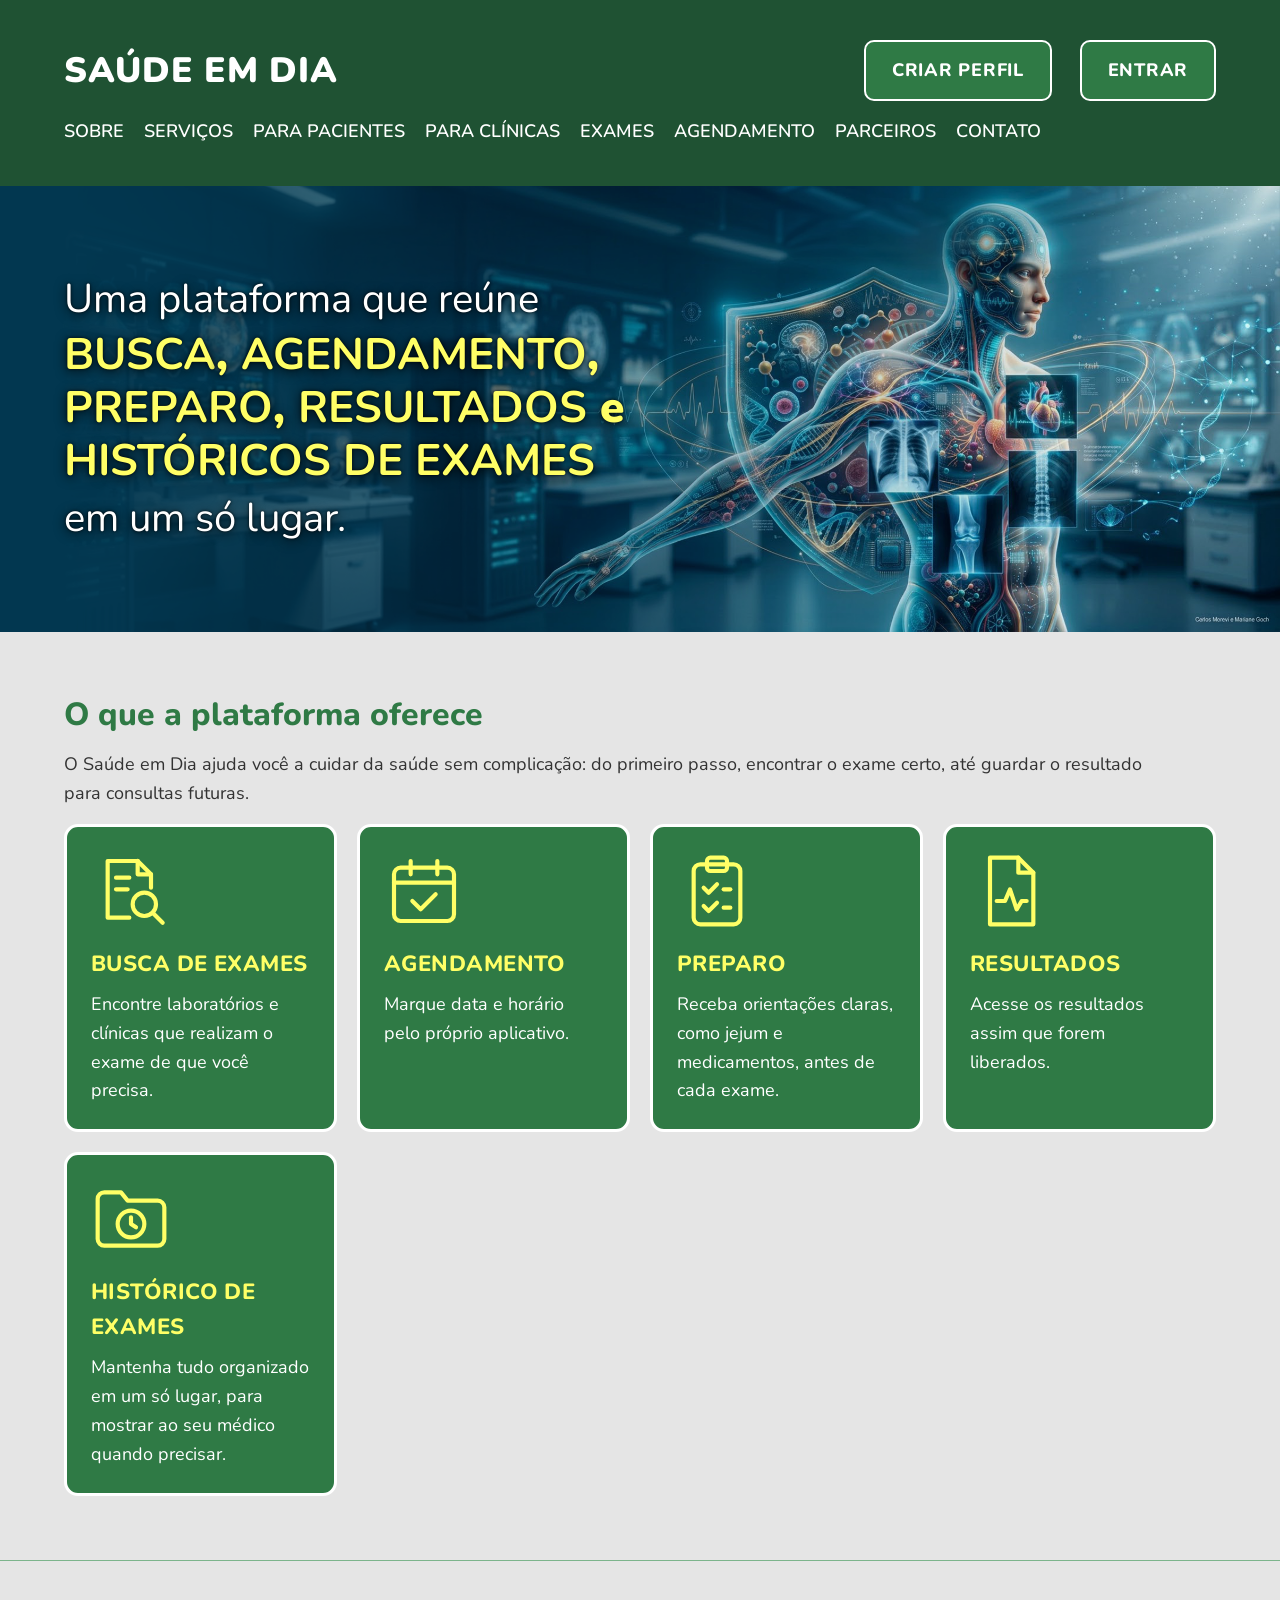
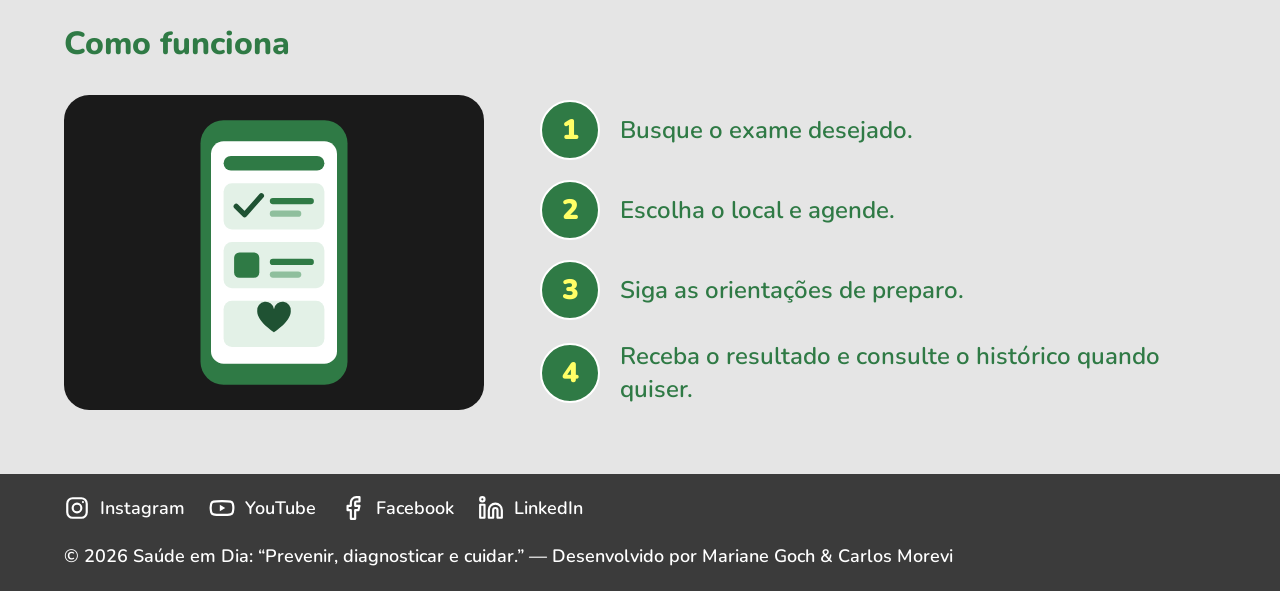
<file: index.html>
<!DOCTYPE html>
<html lang="pt-BR">
<head>
  <meta charset="UTF-8">
  <meta name="viewport" content="width=device-width, initial-scale=1">
  <title>Saúde em Dia | Página inicial</title>
  <link rel="preconnect" href="https://fonts.googleapis.com">
  <link rel="preconnect" href="https://fonts.gstatic.com" crossorigin>
  <link href="https://fonts.googleapis.com/css2?family=Nunito:wght@400;600;800;900&display=swap" rel="stylesheet">
  <link rel="stylesheet" href="estilo.css?v=2">
  <script src="menu.js" defer></script>
</head>
<body>

<a class="pular" href="#conteudo">Pular para o conteúdo principal</a>

<header class="header">
  <a class="logo" href="index.html">SAÚDE EM DIA</a>

  <button type="button" class="btn btn-menu" aria-expanded="false" aria-controls="menu-principal">
    <svg class="icone-menu" viewBox="0 0 24 24" fill="none" stroke="currentColor" stroke-width="2.5" stroke-linecap="round" aria-hidden="true" focusable="false">
      <path class="traco-1" d="M4 7h16"/><path class="traco-2" d="M4 12h16"/><path class="traco-3" d="M4 17h16"/>
    </svg>
    MENU
  </button>

  <div class="menu-painel" id="menu-principal">
    <nav class="nav" aria-label="Navegação principal">
      <ul class="nav-links">
        <li><a href="sobre.html">Sobre</a></li>
        <li><a href="index.html#servicos">Serviços</a></li>
        <li><a href="sobre.html#pacientes">Para pacientes</a></li>
        <li><a href="sobre.html#clinicas">Para clínicas</a></li>
        <li><a href="exames.html">Exames</a></li>
        <li><a href="agendamento.html">Agendamento</a></li>
        <li><a href="parceiros.html">Parceiros</a></li>
        <li><a href="contato.html">Contato</a></li>
      </ul>
    </nav>

    <div class="nav-actions">
      <a class="btn" href="contato.html#formulario">CRIAR PERFIL</a>
      <a class="btn" href="emconstrucao.html">ENTRAR</a>
    </div>
  </div>
</header>

<main class="main" id="conteudo">

  <section class="secao hero">
    <img class="hero-imagem" src="images/fundo_1.png" width="2410" height="840" alt="Ilustração digital em tons azuis que mostra uma figura humana translúcida, com elementos tecnológicos e moleculares, protegida por um escudo e rodeada por imagens médicas (coração e radiografias do tórax, da coluna e do joelho), em um laboratório de análises clínicas ao fundo.">
    <div class="hero-conteudo">
      <p class="temp-text">Uma plataforma que reúne</p>
      <h1 class="hero-text"><strong>BUSCA</strong>, <strong>AGENDAMENTO</strong>, <strong>PREPARO</strong>, <strong>RESULTADOS</strong> e <strong>HISTÓRICOS DE EXAMES</strong></h1>
      <p class="temp-text">em um só lugar.</p>
    </div>
  </section>

  <section class="secao" id="servicos">
    <h2>O que a plataforma oferece</h2>
    <p class="texto-medio">O Saúde em Dia ajuda você a cuidar da saúde sem complicação: do primeiro passo, encontrar o exame certo, até guardar o resultado para consultas futuras.</p>

    <ul class="lista-cartoes">
      <li class="cartao">
        <svg class="cartao-icone" viewBox="0 0 48 48" width="80" height="80" fill="none" stroke="currentColor" stroke-width="2.5" stroke-linecap="round" stroke-linejoin="round" aria-hidden="true" focusable="false"><path d="M28 6H10v34h13"/><path d="M28 6l8 8v8"/><path d="M28 6v8h8"/><path d="M15 16h8M15 23h7"/><circle cx="32" cy="32" r="7"/><path d="m37 37 6 6"/></svg>
        <h3>Busca de exames</h3>
        <p>Encontre laboratórios e clínicas que realizam o exame de que você precisa.</p>
      </li>
      <li class="cartao">
        <svg class="cartao-icone" viewBox="0 0 48 48" width="80" height="80" fill="none" stroke="currentColor" stroke-width="2.5" stroke-linecap="round" stroke-linejoin="round" aria-hidden="true" focusable="false"><rect x="6" y="10" width="36" height="32" rx="4"/><path d="M6 19h36"/><path d="M16 6v8M32 6v8"/><path d="m17 30 5 5 9-9"/></svg>
        <h3>Agendamento</h3>
        <p>Marque data e horário pelo próprio aplicativo.</p>
      </li>
      <li class="cartao">
        <svg class="cartao-icone" viewBox="0 0 48 48" width="80" height="80" fill="none" stroke="currentColor" stroke-width="2.5" stroke-linecap="round" stroke-linejoin="round" aria-hidden="true" focusable="false"><rect x="10" y="8" width="28" height="36" rx="4"/><rect x="18" y="4" width="12" height="8" rx="2"/><path d="m16 22 3 3 5-5"/><path d="M28 23h4"/><path d="m16 33 3 3 5-5"/><path d="M28 34h4"/></svg>
        <h3>Preparo</h3>
        <p>Receba orientações claras, como jejum e medicamentos, antes de cada exame.</p>
      </li>
      <li class="cartao">
        <svg class="cartao-icone" viewBox="0 0 48 48" width="80" height="80" fill="none" stroke="currentColor" stroke-width="2.5" stroke-linecap="round" stroke-linejoin="round" aria-hidden="true" focusable="false"><path d="M12 4h17l9 9v31H12z"/><path d="M29 4v9h9"/><path d="M16 30h5l3-7 4 12 3-5h3"/></svg>
        <h3>Resultados</h3>
        <p>Acesse os resultados assim que forem liberados.</p>
      </li>
      <li class="cartao">
        <svg class="cartao-icone" viewBox="0 0 48 48" width="80" height="80" fill="none" stroke="currentColor" stroke-width="2.5" stroke-linecap="round" stroke-linejoin="round" aria-hidden="true" focusable="false"><path d="M4 12a4 4 0 0 1 4-4h10l4 5h18a4 4 0 0 1 4 4v19a4 4 0 0 1-4 4H8a4 4 0 0 1-4-4z"/><circle cx="24" cy="27" r="8"/><path d="M24 23v4l3 2"/></svg>
        <h3>Histórico de exames</h3>
        <p>Mantenha tudo organizado em um só lugar, para mostrar ao seu médico quando precisar.</p>
      </li>
    </ul>
  </section>

  <section class="secao" id="como-funciona">
    <h2>Como funciona</h2>
    <div class="como-funciona">
      <img class="foto-destaque" src="app-exames.svg" alt="Ilustração de um celular com o aplicativo Saúde em Dia aberto, mostrando uma lista de exames com um item concluído marcado com sinal de verificado">
      <ol class="lista-passos passos-destaque" role="list">
        <li>Busque o exame desejado.</li>
        <li>Escolha o local e agende.</li>
        <li>Siga as orientações de preparo.</li>
        <li>Receba o resultado e consulte o histórico quando quiser.</li>
      </ol>
    </div>
  </section>

</main>

<footer class="footer">
  <ul class="social">
    <li>
      <a href="https://www.instagram.com/" aria-label="Instagram">
        <svg viewBox="0 0 24 24" fill="none" stroke="currentColor" stroke-width="2" stroke-linecap="round" stroke-linejoin="round" aria-hidden="true">
          <rect x="3" y="3" width="18" height="18" rx="5"/>
          <circle cx="12" cy="12" r="4"/>
          <circle cx="17.5" cy="6.5" r="1" fill="currentColor" stroke="none"/>
        </svg>
        <span>Instagram</span>
      </a>
    </li>
    <li>
      <a href="https://www.youtube.com/" aria-label="YouTube">
        <svg viewBox="0 0 24 24" fill="none" stroke="currentColor" stroke-width="2" stroke-linecap="round" stroke-linejoin="round" aria-hidden="true">
          <path d="M22 8.2a3 3 0 0 0-2.1-2.1C18 5.6 12 5.6 12 5.6s-6 0-7.9.5A3 3 0 0 0 2 8.2 31 31 0 0 0 1.5 12 31 31 0 0 0 2 15.8a3 3 0 0 0 2.1 2.1c1.9.5 7.9.5 7.9.5s6 0 7.9-.5a3 3 0 0 0 2.1-2.1c.4-1.9.5-3.8.5-3.8s0-1.9-.5-3.8Z"/>
          <path d="m10 15 5-3-5-3v6Z" fill="currentColor" stroke="none"/>
        </svg>
        <span>YouTube</span>
      </a>
    </li>
    <li>
      <a href="https://www.facebook.com/" aria-label="Facebook">
        <svg viewBox="0 0 24 24" fill="none" stroke="currentColor" stroke-width="2" stroke-linecap="round" stroke-linejoin="round" aria-hidden="true">
          <path d="M18 2h-3a5 5 0 0 0-5 5v3H7v4h3v8h4v-8h3l1-4h-4V7a1 1 0 0 1 1-1h3V2Z"/>
        </svg>
        <span>Facebook</span>
      </a>
    </li>
    <li>
      <a href="https://www.linkedin.com/" aria-label="LinkedIn">
        <svg viewBox="0 0 24 24" fill="none" stroke="currentColor" stroke-width="2" stroke-linecap="round" stroke-linejoin="round" aria-hidden="true">
          <path d="M16 8a6 6 0 0 1 6 6v7h-4v-7a2 2 0 0 0-4 0v7h-4v-7a6 6 0 0 1 6-6Z"/>
          <rect x="2" y="9" width="4" height="12"/>
          <circle cx="4" cy="4" r="2"/>
        </svg>
        <span>LinkedIn</span>
      </a>
    </li>
  </ul>

  <p class="creditos">© 2026 Saúde em Dia: “Prevenir, diagnosticar e cuidar.” — Desenvolvido por Mariane Goch &amp; Carlos Morevi</p>
</footer>

</body>
</html>
</file>
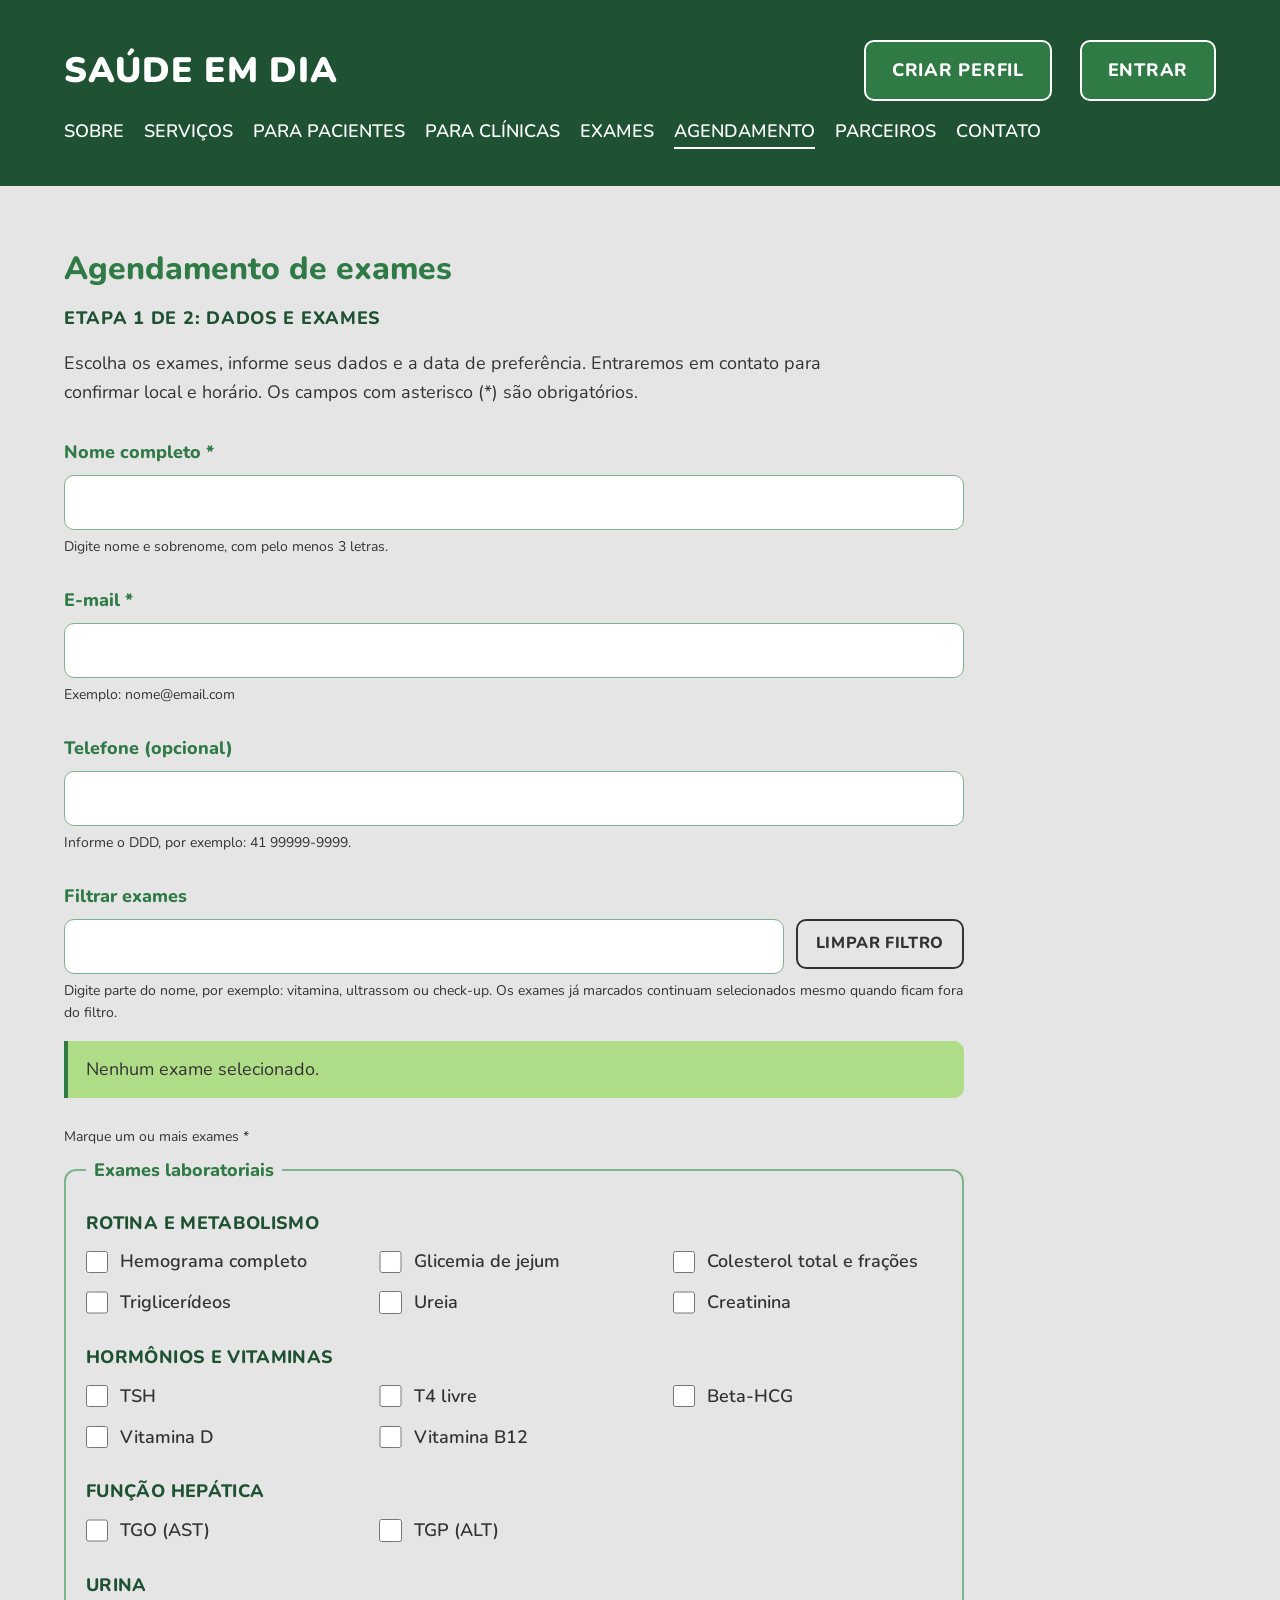
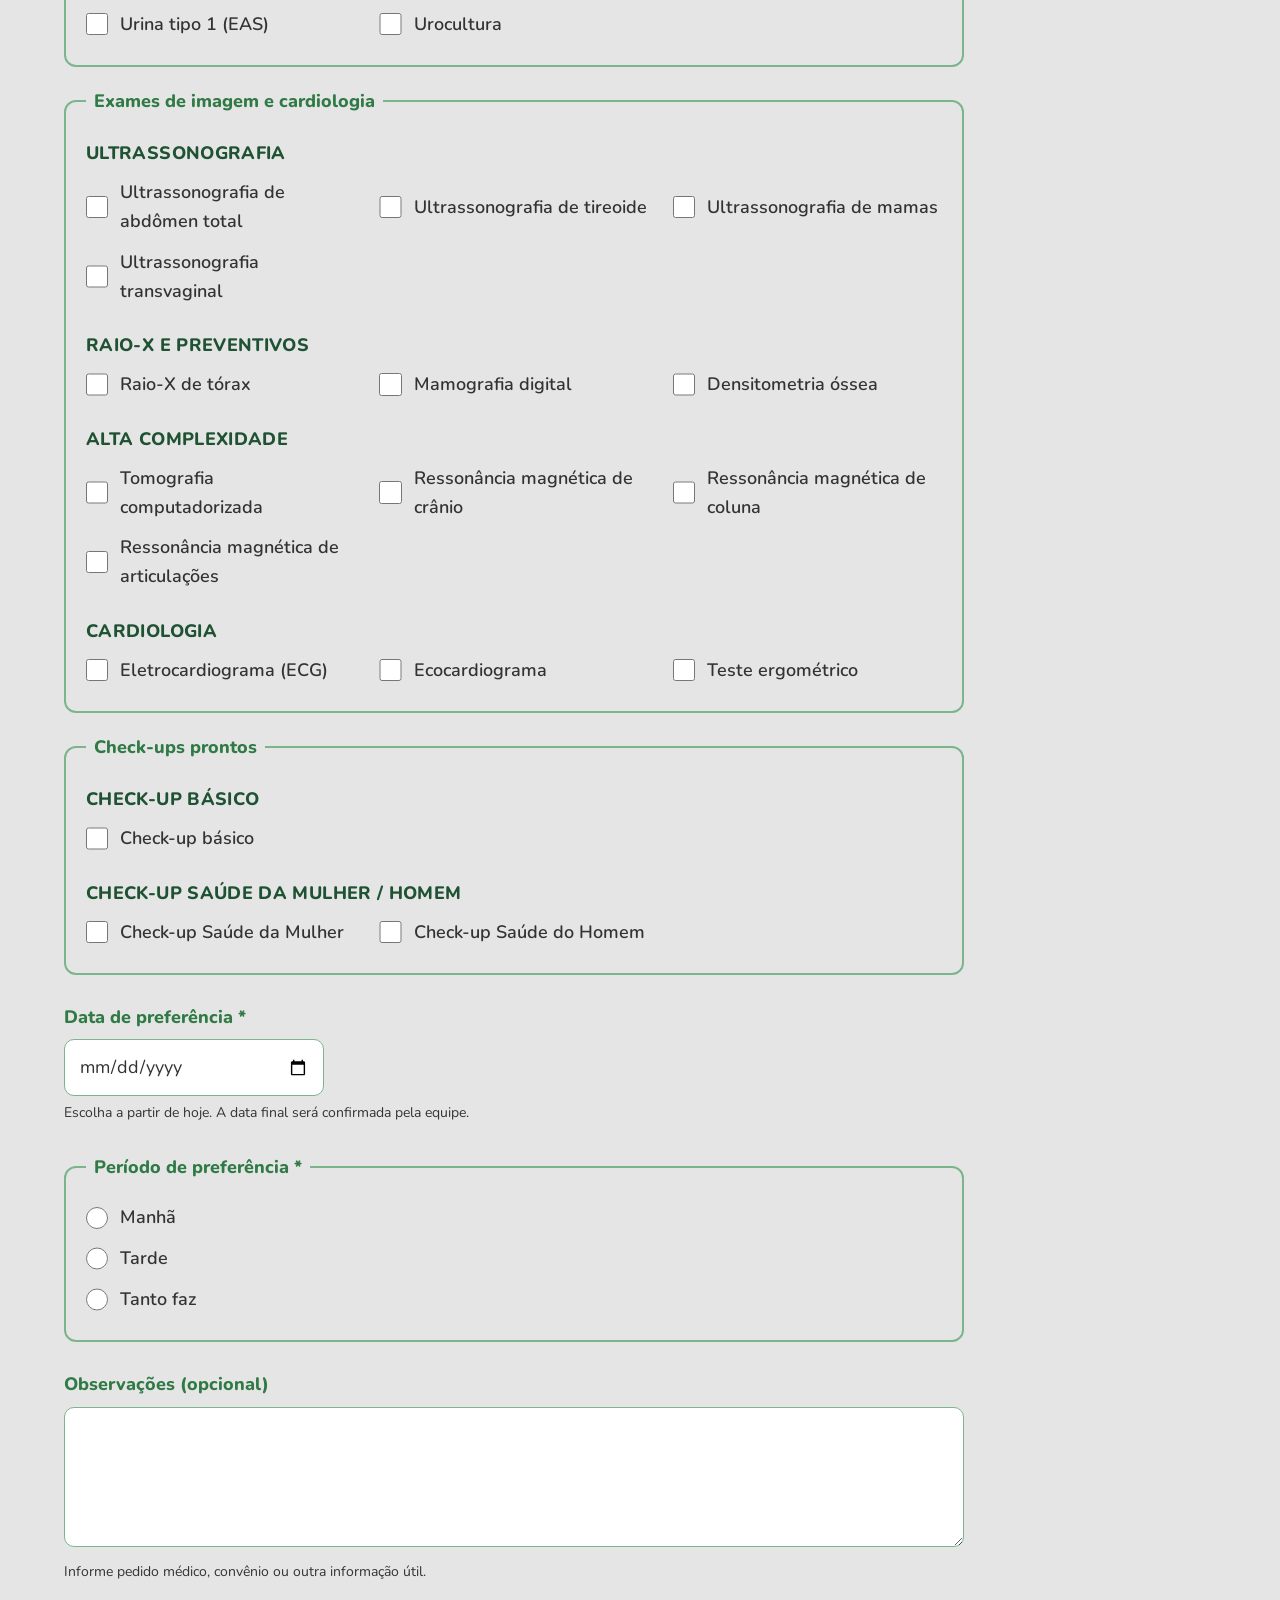
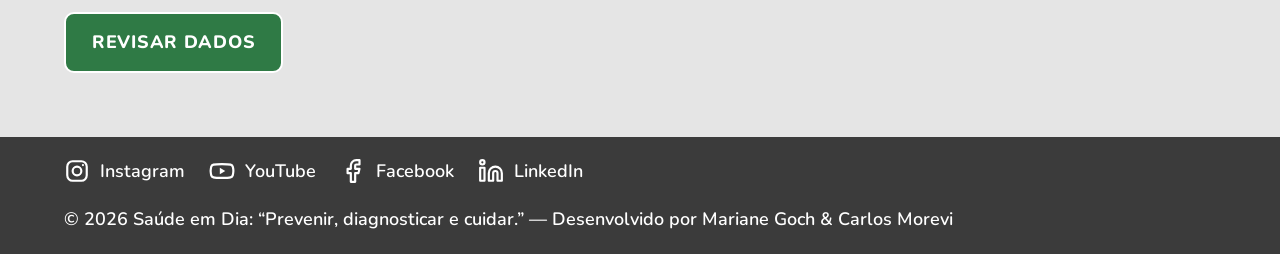
<file: agendamento.html>
<!DOCTYPE html>
<html lang="pt-BR">
<head>
  <meta charset="UTF-8">
  <meta name="viewport" content="width=device-width, initial-scale=1">
  <title>Saúde em Dia | Agendamento</title>
  <link rel="preconnect" href="https://fonts.googleapis.com">
  <link rel="preconnect" href="https://fonts.gstatic.com" crossorigin>
  <link href="https://fonts.googleapis.com/css2?family=Nunito:wght@400;600;800;900&display=swap" rel="stylesheet">
  <link rel="stylesheet" href="estilo.css?v=2">
  <script src="menu.js" defer></script>
</head>
<body>

<a class="pular" href="#conteudo">Pular para o conteúdo principal</a>

<header class="header">
  <a class="logo" href="index.html">SAÚDE EM DIA</a>

  <button type="button" class="btn btn-menu" aria-expanded="false" aria-controls="menu-principal">
    <svg class="icone-menu" viewBox="0 0 24 24" fill="none" stroke="currentColor" stroke-width="2.5" stroke-linecap="round" aria-hidden="true" focusable="false">
      <path class="traco-1" d="M4 7h16"/><path class="traco-2" d="M4 12h16"/><path class="traco-3" d="M4 17h16"/>
    </svg>
    MENU
  </button>

  <div class="menu-painel" id="menu-principal">
    <nav class="nav" aria-label="Navegação principal">
      <ul class="nav-links">
        <li><a href="sobre.html">Sobre</a></li>
        <li><a href="index.html#servicos">Serviços</a></li>
        <li><a href="sobre.html#pacientes">Para pacientes</a></li>
        <li><a href="sobre.html#clinicas">Para clínicas</a></li>
        <li><a href="exames.html">Exames</a></li>
        <li><a href="agendamento.html" aria-current="page">Agendamento</a></li>
        <li><a href="parceiros.html">Parceiros</a></li>
        <li><a href="contato.html">Contato</a></li>
      </ul>
    </nav>

    <div class="nav-actions">
      <a class="btn" href="contato.html#formulario">CRIAR PERFIL</a>
      <a class="btn" href="emconstrucao.html">ENTRAR</a>
    </div>
  </div>
</header>

<main class="main" id="conteudo">

  <section class="secao" id="formulario">
    <h1>Agendamento de exames</h1>
    <p class="etapa" id="etapa">Etapa 1 de 2: dados e exames</p>
    <p class="texto-largo" id="intro-agendamento">Escolha os exames, informe seus dados e a data de preferência. Entraremos em contato para confirmar local e horário. Os campos com asterisco (*) são obrigatórios.</p>

    <form class="formulario formulario-largo" action="#" method="post" id="form-agendamento">

      <div class="campo">
        <label for="nome">Nome completo *</label>
        <input type="text" id="nome" name="nome" required minlength="3" autocomplete="name" aria-describedby="dica-nome">
        <p class="dica" id="dica-nome">Digite nome e sobrenome, com pelo menos 3 letras.</p>
      </div>

      <div class="campo">
        <label for="email">E-mail *</label>
        <input type="email" id="email" name="email" required minlength="5" autocomplete="email" aria-describedby="dica-email">
        <p class="dica" id="dica-email">Exemplo: nome@email.com</p>
      </div>

      <div class="campo">
        <label for="telefone">Telefone (opcional)</label>
        <input type="tel" id="telefone" name="telefone" minlength="10" autocomplete="tel" aria-describedby="dica-telefone">
        <p class="dica" id="dica-telefone">Informe o DDD, por exemplo: 41 99999-9999.</p>
      </div>

      <div class="campo" id="bloco-filtro" hidden>
        <label for="filtro">Filtrar exames</label>
        <div class="filtro-linha">
          <input type="search" id="filtro" autocomplete="off" aria-describedby="dica-filtro" aria-controls="lista-exames">
          <button type="button" class="btn btn-secundario" id="limpar-filtro">LIMPAR FILTRO</button>
        </div>
        <p class="dica" id="dica-filtro">Digite parte do nome, por exemplo: vitamina, ultrassom ou check-up. Os exames já marcados continuam selecionados mesmo quando ficam fora do filtro.</p>
        <p class="sem-resultado" id="sem-resultado" hidden>Nenhum exame encontrado. Tente outro termo ou limpe o filtro.</p>
        <p class="sr-only" id="status-filtro" role="status" aria-live="polite"></p>
        <p class="resumo-selecao" id="resumo" aria-live="polite">Nenhum exame selecionado.</p>
      </div>

      <div id="lista-exames" role="group" aria-labelledby="dica-exames">
        <p class="dica" id="dica-exames">Marque um ou mais exames *</p>
      <fieldset class="grupo-exames">
        <legend>Exames laboratoriais</legend>
        <div class="subgrupo" role="group" aria-labelledby="sg-rotina-e-metabolismo">
          <p class="subgrupo-titulo" id="sg-rotina-e-metabolismo">Rotina e metabolismo</p>
          <div class="opcoes-colunas">
            <div class="opcao">
              <input type="checkbox" id="ex-hemograma-completo" name="exames" value="hemograma-completo">
              <label for="ex-hemograma-completo">Hemograma completo</label>
            </div>
            <div class="opcao">
              <input type="checkbox" id="ex-glicemia-de-jejum" name="exames" value="glicemia-de-jejum">
              <label for="ex-glicemia-de-jejum">Glicemia de jejum</label>
            </div>
            <div class="opcao">
              <input type="checkbox" id="ex-colesterol-total-e-fracoes" name="exames" value="colesterol-total-e-fracoes">
              <label for="ex-colesterol-total-e-fracoes">Colesterol total e frações</label>
            </div>
            <div class="opcao">
              <input type="checkbox" id="ex-triglicerideos" name="exames" value="triglicerideos">
              <label for="ex-triglicerideos">Triglicerídeos</label>
            </div>
            <div class="opcao">
              <input type="checkbox" id="ex-ureia" name="exames" value="ureia">
              <label for="ex-ureia">Ureia</label>
            </div>
            <div class="opcao">
              <input type="checkbox" id="ex-creatinina" name="exames" value="creatinina">
              <label for="ex-creatinina">Creatinina</label>
            </div>
          </div>
        </div>
        <div class="subgrupo" role="group" aria-labelledby="sg-hormonios-e-vitaminas">
          <p class="subgrupo-titulo" id="sg-hormonios-e-vitaminas">Hormônios e vitaminas</p>
          <div class="opcoes-colunas">
            <div class="opcao">
              <input type="checkbox" id="ex-tsh" name="exames" value="tsh">
              <label for="ex-tsh">TSH</label>
            </div>
            <div class="opcao">
              <input type="checkbox" id="ex-t4-livre" name="exames" value="t4-livre">
              <label for="ex-t4-livre">T4 livre</label>
            </div>
            <div class="opcao">
              <input type="checkbox" id="ex-beta-hcg" name="exames" value="beta-hcg">
              <label for="ex-beta-hcg">Beta-HCG</label>
            </div>
            <div class="opcao">
              <input type="checkbox" id="ex-vitamina-d" name="exames" value="vitamina-d">
              <label for="ex-vitamina-d">Vitamina D</label>
            </div>
            <div class="opcao">
              <input type="checkbox" id="ex-vitamina-b12" name="exames" value="vitamina-b12">
              <label for="ex-vitamina-b12">Vitamina B12</label>
            </div>
          </div>
        </div>
        <div class="subgrupo" role="group" aria-labelledby="sg-funcao-hepatica">
          <p class="subgrupo-titulo" id="sg-funcao-hepatica">Função hepática</p>
          <div class="opcoes-colunas">
            <div class="opcao">
              <input type="checkbox" id="ex-tgo-ast" name="exames" value="tgo-ast">
              <label for="ex-tgo-ast">TGO (AST)</label>
            </div>
            <div class="opcao">
              <input type="checkbox" id="ex-tgp-alt" name="exames" value="tgp-alt">
              <label for="ex-tgp-alt">TGP (ALT)</label>
            </div>
          </div>
        </div>
        <div class="subgrupo" role="group" aria-labelledby="sg-urina">
          <p class="subgrupo-titulo" id="sg-urina">Urina</p>
          <div class="opcoes-colunas">
            <div class="opcao">
              <input type="checkbox" id="ex-urina-tipo-1-eas" name="exames" value="urina-tipo-1-eas">
              <label for="ex-urina-tipo-1-eas">Urina tipo 1 (EAS)</label>
            </div>
            <div class="opcao">
              <input type="checkbox" id="ex-urocultura" name="exames" value="urocultura">
              <label for="ex-urocultura">Urocultura</label>
            </div>
          </div>
        </div>
      </fieldset>
      <fieldset class="grupo-exames">
        <legend>Exames de imagem e cardiologia</legend>
        <div class="subgrupo" role="group" aria-labelledby="sg-ultrassonografia">
          <p class="subgrupo-titulo" id="sg-ultrassonografia">Ultrassonografia</p>
          <div class="opcoes-colunas">
            <div class="opcao">
              <input type="checkbox" id="ex-ultrassonografia-de-abdomen-total" name="exames" value="ultrassonografia-de-abdomen-total">
              <label for="ex-ultrassonografia-de-abdomen-total">Ultrassonografia de abdômen total</label>
            </div>
            <div class="opcao">
              <input type="checkbox" id="ex-ultrassonografia-de-tireoide" name="exames" value="ultrassonografia-de-tireoide">
              <label for="ex-ultrassonografia-de-tireoide">Ultrassonografia de tireoide</label>
            </div>
            <div class="opcao">
              <input type="checkbox" id="ex-ultrassonografia-de-mamas" name="exames" value="ultrassonografia-de-mamas">
              <label for="ex-ultrassonografia-de-mamas">Ultrassonografia de mamas</label>
            </div>
            <div class="opcao">
              <input type="checkbox" id="ex-ultrassonografia-transvaginal" name="exames" value="ultrassonografia-transvaginal">
              <label for="ex-ultrassonografia-transvaginal">Ultrassonografia transvaginal</label>
            </div>
          </div>
        </div>
        <div class="subgrupo" role="group" aria-labelledby="sg-raio-x-e-preventivos">
          <p class="subgrupo-titulo" id="sg-raio-x-e-preventivos">Raio-X e preventivos</p>
          <div class="opcoes-colunas">
            <div class="opcao">
              <input type="checkbox" id="ex-raio-x-de-torax" name="exames" value="raio-x-de-torax">
              <label for="ex-raio-x-de-torax">Raio-X de tórax</label>
            </div>
            <div class="opcao">
              <input type="checkbox" id="ex-mamografia-digital" name="exames" value="mamografia-digital">
              <label for="ex-mamografia-digital">Mamografia digital</label>
            </div>
            <div class="opcao">
              <input type="checkbox" id="ex-densitometria-ossea" name="exames" value="densitometria-ossea">
              <label for="ex-densitometria-ossea">Densitometria óssea</label>
            </div>
          </div>
        </div>
        <div class="subgrupo" role="group" aria-labelledby="sg-alta-complexidade">
          <p class="subgrupo-titulo" id="sg-alta-complexidade">Alta complexidade</p>
          <div class="opcoes-colunas">
            <div class="opcao">
              <input type="checkbox" id="ex-tomografia-computadorizada" name="exames" value="tomografia-computadorizada">
              <label for="ex-tomografia-computadorizada">Tomografia computadorizada</label>
            </div>
            <div class="opcao">
              <input type="checkbox" id="ex-ressonancia-magnetica-de-cranio" name="exames" value="ressonancia-magnetica-de-cranio">
              <label for="ex-ressonancia-magnetica-de-cranio">Ressonância magnética de crânio</label>
            </div>
            <div class="opcao">
              <input type="checkbox" id="ex-ressonancia-magnetica-de-coluna" name="exames" value="ressonancia-magnetica-de-coluna">
              <label for="ex-ressonancia-magnetica-de-coluna">Ressonância magnética de coluna</label>
            </div>
            <div class="opcao">
              <input type="checkbox" id="ex-ressonancia-magnetica-de-articulacoes" name="exames" value="ressonancia-magnetica-de-articulacoes">
              <label for="ex-ressonancia-magnetica-de-articulacoes">Ressonância magnética de articulações</label>
            </div>
          </div>
        </div>
        <div class="subgrupo" role="group" aria-labelledby="sg-cardiologia">
          <p class="subgrupo-titulo" id="sg-cardiologia">Cardiologia</p>
          <div class="opcoes-colunas">
            <div class="opcao">
              <input type="checkbox" id="ex-eletrocardiograma-ecg" name="exames" value="eletrocardiograma-ecg">
              <label for="ex-eletrocardiograma-ecg">Eletrocardiograma (ECG)</label>
            </div>
            <div class="opcao">
              <input type="checkbox" id="ex-ecocardiograma" name="exames" value="ecocardiograma">
              <label for="ex-ecocardiograma">Ecocardiograma</label>
            </div>
            <div class="opcao">
              <input type="checkbox" id="ex-teste-ergometrico" name="exames" value="teste-ergometrico">
              <label for="ex-teste-ergometrico">Teste ergométrico</label>
            </div>
          </div>
        </div>
      </fieldset>
      <fieldset class="grupo-exames">
        <legend>Check-ups prontos</legend>
        <div class="subgrupo" role="group" aria-labelledby="sg-check-up-basico">
          <p class="subgrupo-titulo" id="sg-check-up-basico">Check-up básico</p>
          <div class="opcoes-colunas">
            <div class="opcao">
              <input type="checkbox" id="ex-check-up-basico" name="exames" value="check-up-basico">
              <label for="ex-check-up-basico">Check-up básico</label>
            </div>
          </div>
        </div>
        <div class="subgrupo" role="group" aria-labelledby="sg-check-up-saude-da-mulher-homem">
          <p class="subgrupo-titulo" id="sg-check-up-saude-da-mulher-homem">Check-up Saúde da Mulher / Homem</p>
          <div class="opcoes-colunas">
            <div class="opcao">
              <input type="checkbox" id="ex-check-up-saude-da-mulher" name="exames" value="check-up-saude-da-mulher">
              <label for="ex-check-up-saude-da-mulher">Check-up Saúde da Mulher</label>
            </div>
            <div class="opcao">
              <input type="checkbox" id="ex-check-up-saude-do-homem" name="exames" value="check-up-saude-do-homem">
              <label for="ex-check-up-saude-do-homem">Check-up Saúde do Homem</label>
            </div>
          </div>
        </div>
      </fieldset>
      </div>

      <div class="campo">
        <label for="data">Data de preferência *</label>
        <input type="date" id="data" name="data" required aria-describedby="dica-data">
        <p class="dica" id="dica-data">Escolha a partir de hoje. A data final será confirmada pela equipe.</p>
      </div>

      <fieldset>
        <legend>Período de preferência *</legend>
        <div class="opcao">
          <input type="radio" id="periodo-manha" name="periodo" value="manha" required>
          <label for="periodo-manha">Manhã</label>
        </div>
        <div class="opcao">
          <input type="radio" id="periodo-tarde" name="periodo" value="tarde">
          <label for="periodo-tarde">Tarde</label>
        </div>
        <div class="opcao">
          <input type="radio" id="periodo-indiferente" name="periodo" value="indiferente">
          <label for="periodo-indiferente">Tanto faz</label>
        </div>
      </fieldset>

      <div class="campo">
        <label for="mensagem">Observações (opcional)</label>
        <textarea id="mensagem" name="mensagem" aria-describedby="dica-mensagem"></textarea>
        <p class="dica" id="dica-mensagem">Informe pedido médico, convênio ou outra informação útil.</p>
      </div>

      <button class="btn" type="submit" id="btn-revisar">REVISAR DADOS</button>
    </form>

    <!-- Etapa 2: revisão (preenchida pelo script a partir do formulário) -->
    <div class="revisao" id="revisao" hidden>
      <h2 id="titulo-revisao" tabindex="-1">Revise seus dados</h2>
      <p class="texto-largo">Confira as informações abaixo. Se algo estiver errado, volte e edite antes de enviar.</p>

      <dl class="revisao-dados">
        <dt>Nome completo</dt>        <dd id="rev-nome"></dd>
        <dt>E-mail</dt>               <dd id="rev-email"></dd>
        <dt>Telefone</dt>             <dd id="rev-telefone"></dd>
        <dt>Data de preferência</dt>  <dd id="rev-data"></dd>
        <dt>Período</dt>              <dd id="rev-periodo"></dd>
        <dt>Observações</dt>          <dd id="rev-mensagem"></dd>
      </dl>

      <h3 id="titulo-rev-exames">Exames selecionados</h3>
      <ul class="lista-simples revisao-exames" id="rev-exames" aria-labelledby="titulo-rev-exames"></ul>

      <div class="acoes">
        <button type="button" class="btn btn-secundario" id="btn-editar">VOLTAR E EDITAR</button>
        <button type="button" class="btn" id="btn-enviar">ENVIAR AGENDAMENTO</button>
      </div>
    </div>

    <!-- Confirmação após o envio -->
    <div class="revisao" id="confirmacao" hidden>
      <h2 id="titulo-confirmacao" tabindex="-1">Solicitação enviada!</h2>
      <p class="texto-largo" id="texto-confirmacao"></p>
      <div class="acoes">
        <a class="btn" href="index.html">VOLTAR AO INÍCIO</a>
        <a class="btn btn-secundario" href="agendamento.html">FAZER OUTRO AGENDAMENTO</a>
      </div>
    </div>
  </section>

</main>

<footer class="footer">
  <ul class="social">
    <li>
      <a href="https://www.instagram.com/" aria-label="Instagram">
        <svg viewBox="0 0 24 24" fill="none" stroke="currentColor" stroke-width="2" stroke-linecap="round" stroke-linejoin="round" aria-hidden="true">
          <rect x="3" y="3" width="18" height="18" rx="5"/>
          <circle cx="12" cy="12" r="4"/>
          <circle cx="17.5" cy="6.5" r="1" fill="currentColor" stroke="none"/>
        </svg>
        <span>Instagram</span>
      </a>
    </li>
    <li>
      <a href="https://www.youtube.com/" aria-label="YouTube">
        <svg viewBox="0 0 24 24" fill="none" stroke="currentColor" stroke-width="2" stroke-linecap="round" stroke-linejoin="round" aria-hidden="true">
          <path d="M22 8.2a3 3 0 0 0-2.1-2.1C18 5.6 12 5.6 12 5.6s-6 0-7.9.5A3 3 0 0 0 2 8.2 31 31 0 0 0 1.5 12 31 31 0 0 0 2 15.8a3 3 0 0 0 2.1 2.1c1.9.5 7.9.5 7.9.5s6 0 7.9-.5a3 3 0 0 0 2.1-2.1c.4-1.9.5-3.8.5-3.8s0-1.9-.5-3.8Z"/>
          <path d="m10 15 5-3-5-3v6Z" fill="currentColor" stroke="none"/>
        </svg>
        <span>YouTube</span>
      </a>
    </li>
    <li>
      <a href="https://www.facebook.com/" aria-label="Facebook">
        <svg viewBox="0 0 24 24" fill="none" stroke="currentColor" stroke-width="2" stroke-linecap="round" stroke-linejoin="round" aria-hidden="true">
          <path d="M18 2h-3a5 5 0 0 0-5 5v3H7v4h3v8h4v-8h3l1-4h-4V7a1 1 0 0 1 1-1h3V2Z"/>
        </svg>
        <span>Facebook</span>
      </a>
    </li>
    <li>
      <a href="https://www.linkedin.com/" aria-label="LinkedIn">
        <svg viewBox="0 0 24 24" fill="none" stroke="currentColor" stroke-width="2" stroke-linecap="round" stroke-linejoin="round" aria-hidden="true">
          <path d="M16 8a6 6 0 0 1 6 6v7h-4v-7a2 2 0 0 0-4 0v7h-4v-7a6 6 0 0 1 6-6Z"/>
          <rect x="2" y="9" width="4" height="12"/>
          <circle cx="4" cy="4" r="2"/>
        </svg>
        <span>LinkedIn</span>
      </a>
    </li>
  </ul>

  <p class="creditos">© 2026 Saúde em Dia: “Prevenir, diagnosticar e cuidar.” — Desenvolvido por Mariane Goch &amp; Carlos Morevi</p>
</footer>

<script>
(function () {
  var form = document.getElementById('form-agendamento');
  var filtro = document.getElementById('filtro');
  var limpar = document.getElementById('limpar-filtro');
  var resumo = document.getElementById('resumo');
  var semResultado = document.getElementById('sem-resultado');
  var caixas = Array.prototype.slice.call(document.querySelectorAll('input[name="exames"]'));

  document.getElementById('bloco-filtro').hidden = false;

  // Data mínima = hoje
  var hoje = new Date();
  hoje.setMinutes(hoje.getMinutes() - hoje.getTimezoneOffset());
  document.getElementById('data').min = hoje.toISOString().slice(0, 10);

  function normalizar(t) {
    return t.normalize('NFD').replace(/[\u0300-\u036f]/g, '').toLowerCase().trim();
  }

  function rotulo(c) { return document.querySelector('label[for="' + c.id + '"]').textContent; }

  function aplicarFiltro() {
    var termo = normalizar(filtro.value);
    var visiveis = 0;
    document.querySelectorAll('.subgrupo').forEach(function (sg) {
      var titulo = normalizar(sg.querySelector('.subgrupo-titulo').textContent);
      var algum = false;
      sg.querySelectorAll('.opcao').forEach(function (op) {
        var texto = normalizar(op.textContent);
        var mostra = !termo || texto.indexOf(termo) !== -1 || titulo.indexOf(termo) !== -1;
        op.hidden = !mostra;
        if (mostra) { algum = true; visiveis++; }
      });
      sg.hidden = !algum;
    });
    document.querySelectorAll('.grupo-exames').forEach(function (fs) {
      fs.hidden = !fs.querySelector('.subgrupo:not([hidden])');
    });
    semResultado.hidden = visiveis > 0;
    anunciar(termo ? (visiveis ? (visiveis === 1 ? '1 exame encontrado.' : visiveis + ' exames encontrados.')
                               : 'Nenhum exame encontrado. Tente outro termo ou limpe o filtro.')
                   : 'Filtro limpo. Todos os exames estão visíveis.');
  }

  // Anuncia o resultado do filtro ao leitor de tela depois que a pessoa para de digitar
  var statusFiltro = document.getElementById('status-filtro');
  var espera;
  function anunciar(texto) {
    clearTimeout(espera);
    espera = setTimeout(function () { statusFiltro.textContent = texto; }, 600);
  }

  function atualizarResumo() {
    var marcados = caixas.filter(function (c) { return c.checked; });
    if (!marcados.length) {
      resumo.textContent = 'Nenhum exame selecionado.';
    } else {
      resumo.textContent = (marcados.length === 1 ? '1 exame selecionado: ' : marcados.length + ' exames selecionados: ')
        + marcados.map(rotulo).join(', ') + '.';
    }
    caixas[0].setCustomValidity('');
  }

  filtro.addEventListener('input', aplicarFiltro);
  limpar.addEventListener('click', function () {
    filtro.value = '';
    aplicarFiltro();
    filtro.focus();
  });
  caixas.forEach(function (c) { c.addEventListener('change', atualizarResumo); });

  // ---------- Etapas: formulário → revisão → confirmação ----------
  var etapa = document.getElementById('etapa');
  var intro = document.getElementById('intro-agendamento');
  var revisao = document.getElementById('revisao');
  var confirmacao = document.getElementById('confirmacao');
  var tituloPagina = document.title;

  function texto(id, valor) { document.getElementById(id).textContent = valor; }

  function formatarData(iso) {
    if (!iso) return 'Não informada';
    var p = iso.split('-');
    return p[2] + '/' + p[1] + '/' + p[0];
  }

  function mostrarRevisao() {
    texto('rev-nome', form.nome.value.trim());
    texto('rev-email', form.email.value.trim());
    texto('rev-telefone', form.telefone.value.trim() || 'Não informado');
    texto('rev-data', formatarData(form.data.value));
    var periodo = form.querySelector('input[name="periodo"]:checked');
    texto('rev-periodo', periodo ? rotulo(periodo) : 'Não informado');
    texto('rev-mensagem', form.mensagem.value.trim() || 'Nenhuma');

    var lista = document.getElementById('rev-exames');
    lista.textContent = '';
    var marcados = caixas.filter(function (c) { return c.checked; });
    marcados.forEach(function (c) {
      var li = document.createElement('li');
      li.textContent = rotulo(c);
      lista.appendChild(li);
    });
    texto('titulo-rev-exames', 'Exames selecionados (' + marcados.length + ')');

    form.hidden = true;
    intro.hidden = true;
    revisao.hidden = false;
    etapa.textContent = 'Etapa 2 de 2: revisão';
    document.title = 'Revisão | ' + tituloPagina;
    document.getElementById('titulo-revisao').focus();
  }

  function voltarParaEdicao() {
    revisao.hidden = true;
    form.hidden = false;
    intro.hidden = false;
    etapa.textContent = 'Etapa 1 de 2: dados e exames';
    document.title = tituloPagina;
    document.getElementById('btn-revisar').focus();
  }

  form.addEventListener('submit', function (e) {
    // O navegador só chega aqui se os campos obrigatórios estiverem válidos
    e.preventDefault();
    if (!caixas.some(function (c) { return c.checked; })) {
      filtro.value = '';
      aplicarFiltro();
      caixas[0].setCustomValidity('Marque pelo menos um exame.');
      caixas[0].reportValidity();
      return;
    }
    mostrarRevisao();
  });

  document.getElementById('btn-editar').addEventListener('click', voltarParaEdicao);

  document.getElementById('btn-enviar').addEventListener('click', function () {
    // Protótipo: ainda não há servidor. Quando houver, envie os dados aqui,
    // por exemplo com fetch(form.action, { method: 'POST', body: new FormData(form) }).
    revisao.hidden = true;
    etapa.hidden = true;
    texto('texto-confirmacao', 'Recebemos o seu pedido de agendamento. Em breve entraremos em contato pelo e-mail '
      + form.email.value.trim() + ' para confirmar local e horário.');
    confirmacao.hidden = false;
    document.title = 'Solicitação enviada | ' + tituloPagina;
    document.getElementById('titulo-confirmacao').focus();
  });
})();
</script>
</body>
</html>
</file>
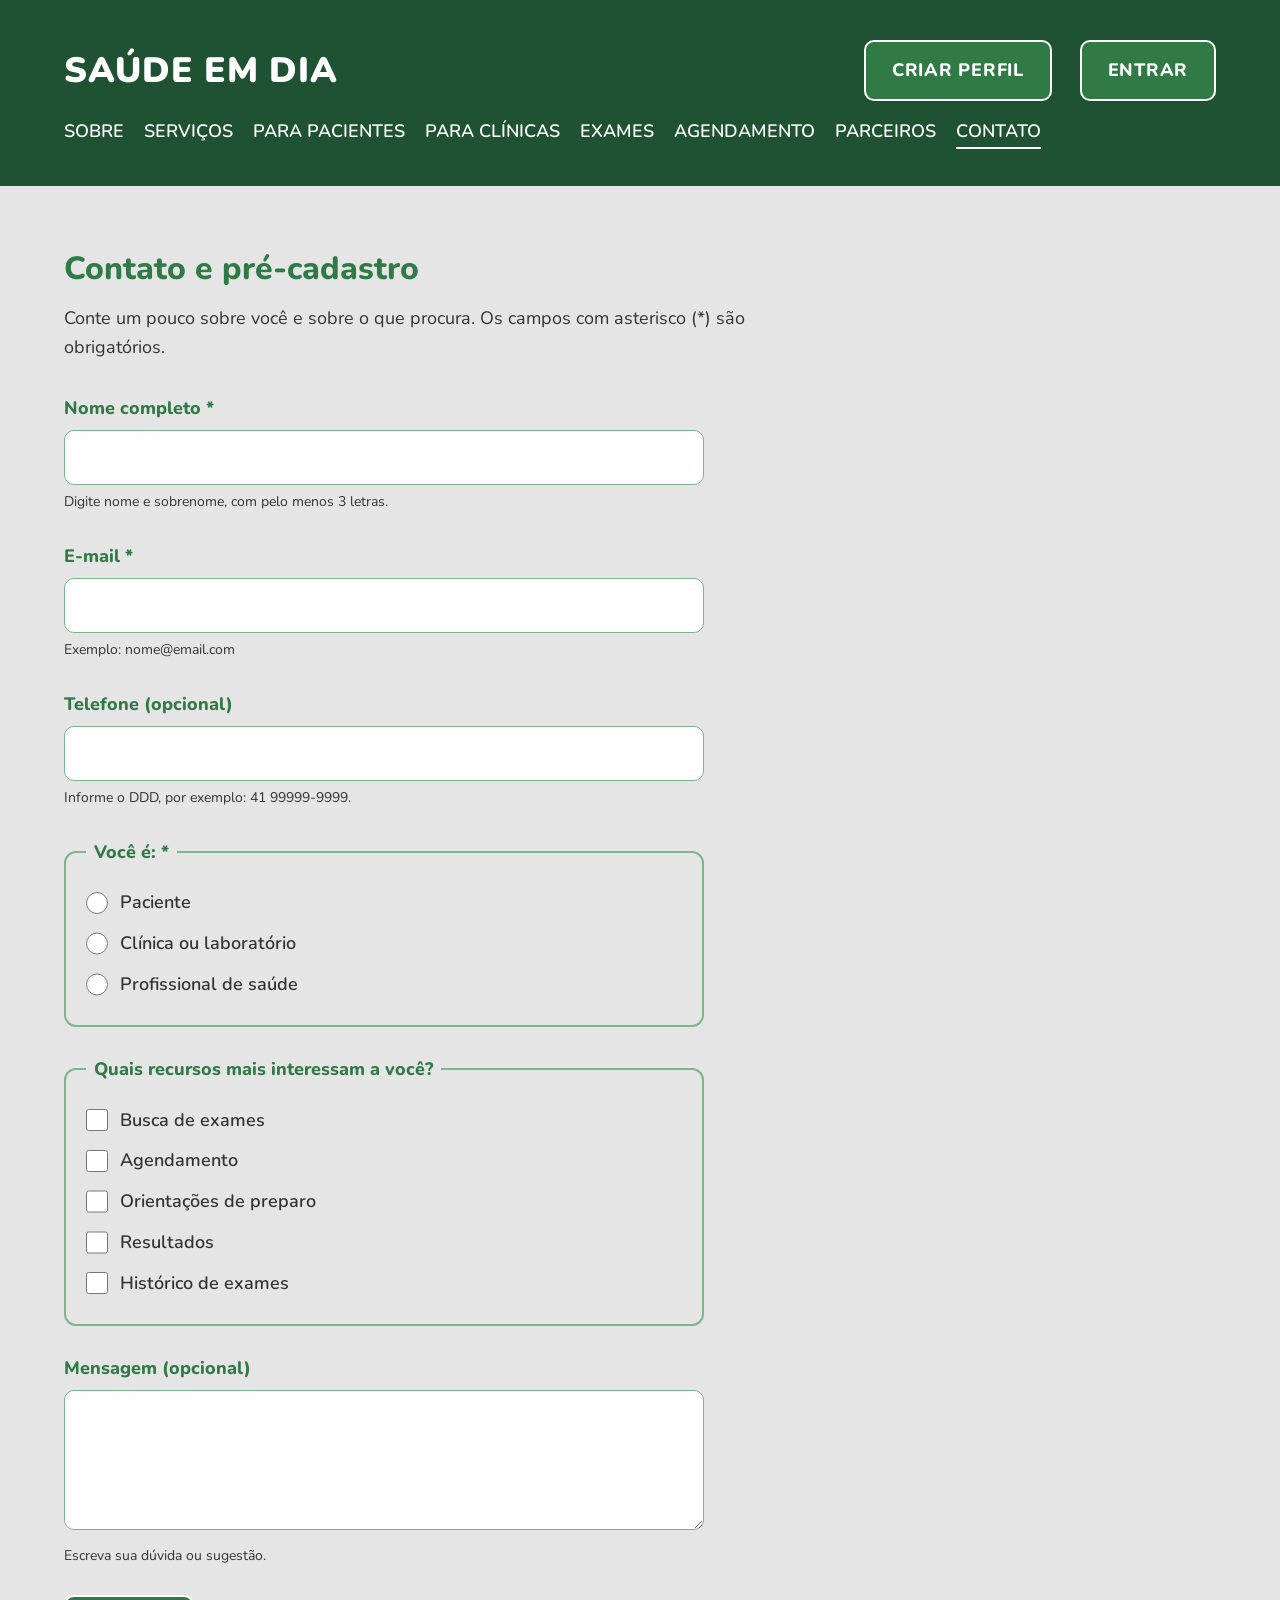
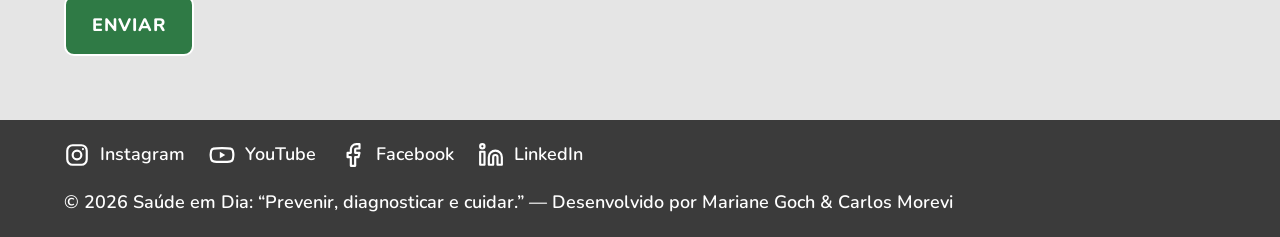
<file: contato.html>
<!DOCTYPE html>
<html lang="pt-BR">
<head>
  <meta charset="UTF-8">
  <meta name="viewport" content="width=device-width, initial-scale=1">
  <title>Saúde em Dia | Contato e pré-cadastro</title>
  <link rel="preconnect" href="https://fonts.googleapis.com">
  <link rel="preconnect" href="https://fonts.gstatic.com" crossorigin>
  <link href="https://fonts.googleapis.com/css2?family=Nunito:wght@400;600;800;900&display=swap" rel="stylesheet">
  <link rel="stylesheet" href="estilo.css?v=2">
  <script src="menu.js" defer></script>
</head>
<body>

<a class="pular" href="#conteudo">Pular para o conteúdo principal</a>

<header class="header">
  <a class="logo" href="index.html">SAÚDE EM DIA</a>

  <button type="button" class="btn btn-menu" aria-expanded="false" aria-controls="menu-principal">
    <svg class="icone-menu" viewBox="0 0 24 24" fill="none" stroke="currentColor" stroke-width="2.5" stroke-linecap="round" aria-hidden="true" focusable="false">
      <path class="traco-1" d="M4 7h16"/><path class="traco-2" d="M4 12h16"/><path class="traco-3" d="M4 17h16"/>
    </svg>
    MENU
  </button>

  <div class="menu-painel" id="menu-principal">
    <nav class="nav" aria-label="Navegação principal">
      <ul class="nav-links">
        <li><a href="sobre.html">Sobre</a></li>
        <li><a href="index.html#servicos">Serviços</a></li>
        <li><a href="sobre.html#pacientes">Para pacientes</a></li>
        <li><a href="sobre.html#clinicas">Para clínicas</a></li>
        <li><a href="exames.html">Exames</a></li>
        <li><a href="agendamento.html">Agendamento</a></li>
        <li><a href="parceiros.html">Parceiros</a></li>
        <li><a href="contato.html" aria-current="page">Contato</a></li>
      </ul>
    </nav>

    <div class="nav-actions">
      <a class="btn" href="contato.html#formulario">CRIAR PERFIL</a>
      <a class="btn" href="emconstrucao.html">ENTRAR</a>
    </div>
  </div>
</header>

<main class="main" id="conteudo">

  <section class="secao" id="formulario">
    <h1>Contato e pré-cadastro</h1>
    <p class="texto-largo">Conte um pouco sobre você e sobre o que procura. Os campos com asterisco (*) são obrigatórios.</p>

    <form class="formulario" action="#" method="post">

      <div class="campo">
        <label for="nome">Nome completo *</label>
        <input type="text" id="nome" name="nome" required minlength="3" autocomplete="name" aria-describedby="dica-nome">
        <p class="dica" id="dica-nome">Digite nome e sobrenome, com pelo menos 3 letras.</p>
      </div>

      <div class="campo">
        <label for="email">E-mail *</label>
        <input type="email" id="email" name="email" required minlength="5" autocomplete="email" aria-describedby="dica-email">
        <p class="dica" id="dica-email">Exemplo: nome@email.com</p>
      </div>

      <div class="campo">
        <label for="telefone">Telefone (opcional)</label>
        <input type="tel" id="telefone" name="telefone" minlength="10" autocomplete="tel" aria-describedby="dica-telefone">
        <p class="dica" id="dica-telefone">Informe o DDD, por exemplo: 41 99999-9999.</p>
      </div>

      <fieldset>
        <legend>Você é: *</legend>
        <div class="opcao">
          <input type="radio" id="perfil-paciente" name="perfil" value="paciente" required>
          <label for="perfil-paciente">Paciente</label>
        </div>
        <div class="opcao">
          <input type="radio" id="perfil-clinica" name="perfil" value="clinica">
          <label for="perfil-clinica">Clínica ou laboratório</label>
        </div>
        <div class="opcao">
          <input type="radio" id="perfil-profissional" name="perfil" value="profissional">
          <label for="perfil-profissional">Profissional de saúde</label>
        </div>
      </fieldset>

      <fieldset>
        <legend>Quais recursos mais interessam a você?</legend>
        <div class="opcao">
          <input type="checkbox" id="rec-busca" name="recursos" value="busca">
          <label for="rec-busca">Busca de exames</label>
        </div>
        <div class="opcao">
          <input type="checkbox" id="rec-agendamento" name="recursos" value="agendamento">
          <label for="rec-agendamento">Agendamento</label>
        </div>
        <div class="opcao">
          <input type="checkbox" id="rec-preparo" name="recursos" value="preparo">
          <label for="rec-preparo">Orientações de preparo</label>
        </div>
        <div class="opcao">
          <input type="checkbox" id="rec-resultados" name="recursos" value="resultados">
          <label for="rec-resultados">Resultados</label>
        </div>
        <div class="opcao">
          <input type="checkbox" id="rec-historico" name="recursos" value="historico">
          <label for="rec-historico">Histórico de exames</label>
        </div>
      </fieldset>

      <div class="campo">
        <label for="mensagem">Mensagem (opcional)</label>
        <textarea id="mensagem" name="mensagem" aria-describedby="dica-mensagem"></textarea>
        <p class="dica" id="dica-mensagem">Escreva sua dúvida ou sugestão.</p>
      </div>

      <button class="btn" type="submit">ENVIAR</button>
    </form>
  </section>

</main>

<footer class="footer">
  <ul class="social">
    <li>
      <a href="https://www.instagram.com/" aria-label="Instagram">
        <svg viewBox="0 0 24 24" fill="none" stroke="currentColor" stroke-width="2" stroke-linecap="round" stroke-linejoin="round" aria-hidden="true">
          <rect x="3" y="3" width="18" height="18" rx="5"/>
          <circle cx="12" cy="12" r="4"/>
          <circle cx="17.5" cy="6.5" r="1" fill="currentColor" stroke="none"/>
        </svg>
        <span>Instagram</span>
      </a>
    </li>
    <li>
      <a href="https://www.youtube.com/" aria-label="YouTube">
        <svg viewBox="0 0 24 24" fill="none" stroke="currentColor" stroke-width="2" stroke-linecap="round" stroke-linejoin="round" aria-hidden="true">
          <path d="M22 8.2a3 3 0 0 0-2.1-2.1C18 5.6 12 5.6 12 5.6s-6 0-7.9.5A3 3 0 0 0 2 8.2 31 31 0 0 0 1.5 12 31 31 0 0 0 2 15.8a3 3 0 0 0 2.1 2.1c1.9.5 7.9.5 7.9.5s6 0 7.9-.5a3 3 0 0 0 2.1-2.1c.4-1.9.5-3.8.5-3.8s0-1.9-.5-3.8Z"/>
          <path d="m10 15 5-3-5-3v6Z" fill="currentColor" stroke="none"/>
        </svg>
        <span>YouTube</span>
      </a>
    </li>
    <li>
      <a href="https://www.facebook.com/" aria-label="Facebook">
        <svg viewBox="0 0 24 24" fill="none" stroke="currentColor" stroke-width="2" stroke-linecap="round" stroke-linejoin="round" aria-hidden="true">
          <path d="M18 2h-3a5 5 0 0 0-5 5v3H7v4h3v8h4v-8h3l1-4h-4V7a1 1 0 0 1 1-1h3V2Z"/>
        </svg>
        <span>Facebook</span>
      </a>
    </li>
    <li>
      <a href="https://www.linkedin.com/" aria-label="LinkedIn">
        <svg viewBox="0 0 24 24" fill="none" stroke="currentColor" stroke-width="2" stroke-linecap="round" stroke-linejoin="round" aria-hidden="true">
          <path d="M16 8a6 6 0 0 1 6 6v7h-4v-7a2 2 0 0 0-4 0v7h-4v-7a6 6 0 0 1 6-6Z"/>
          <rect x="2" y="9" width="4" height="12"/>
          <circle cx="4" cy="4" r="2"/>
        </svg>
        <span>LinkedIn</span>
      </a>
    </li>
  </ul>

  <p class="creditos">© 2026 Saúde em Dia: “Prevenir, diagnosticar e cuidar.” — Desenvolvido por Mariane Goch &amp; Carlos Morevi</p>
</footer>

</body>
</html>
</file>
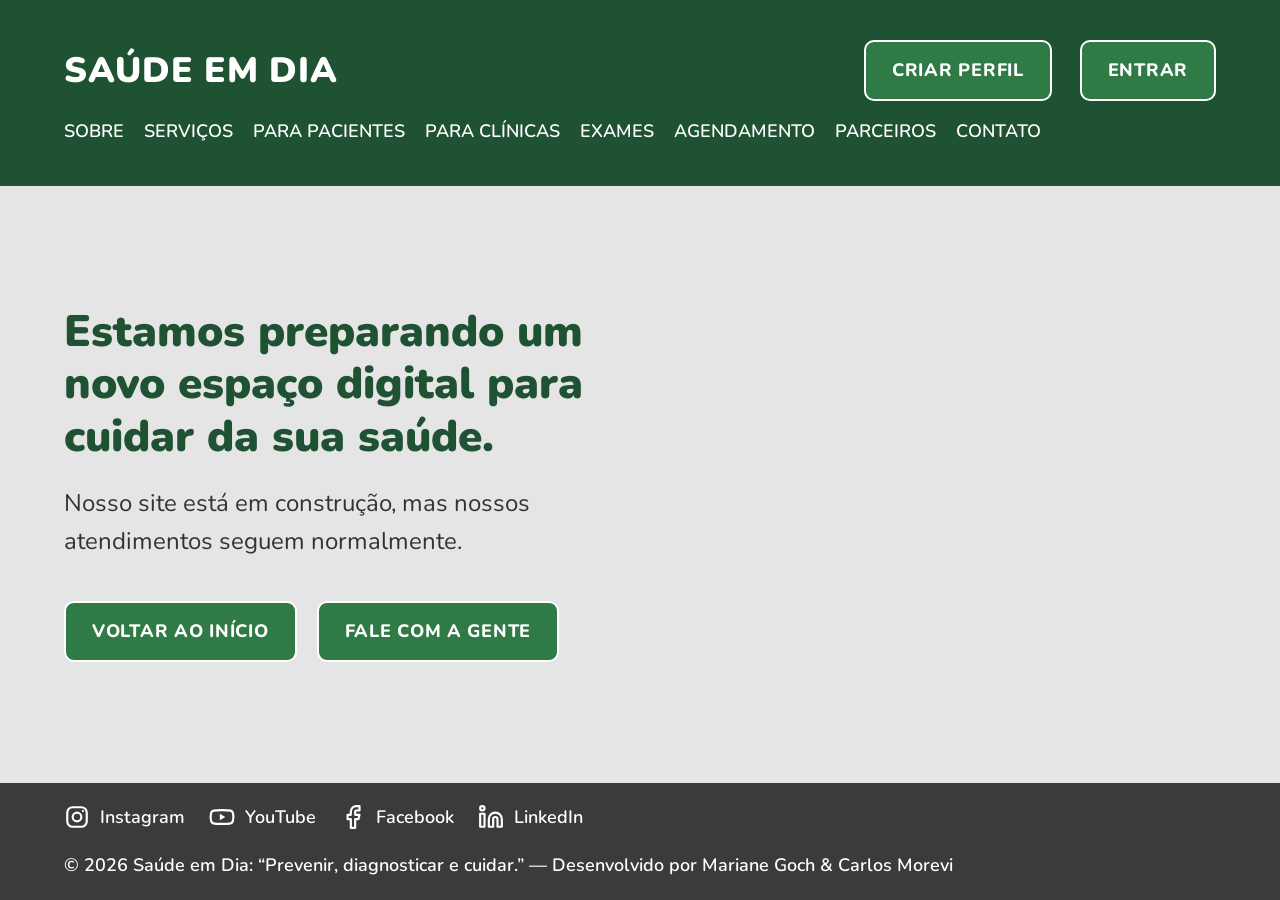
<file: emconstrucao.html>
<!DOCTYPE html>
<html lang="pt-BR">
<head>
  <meta charset="UTF-8">
  <meta name="viewport" content="width=device-width, initial-scale=1">
  <title>Saúde em Dia | Em construção</title>
  <link rel="preconnect" href="https://fonts.googleapis.com">
  <link rel="preconnect" href="https://fonts.gstatic.com" crossorigin>
  <link href="https://fonts.googleapis.com/css2?family=Nunito:wght@400;600;800;900&display=swap" rel="stylesheet">
  <link rel="stylesheet" href="estilo.css?v=2">
  <script src="menu.js" defer></script>
</head>
<body>

<a class="pular" href="#conteudo">Pular para o conteúdo principal</a>

<header class="header">
  <a class="logo" href="index.html">SAÚDE EM DIA</a>

  <button type="button" class="btn btn-menu" aria-expanded="false" aria-controls="menu-principal">
    <svg class="icone-menu" viewBox="0 0 24 24" fill="none" stroke="currentColor" stroke-width="2.5" stroke-linecap="round" aria-hidden="true" focusable="false">
      <path class="traco-1" d="M4 7h16"/><path class="traco-2" d="M4 12h16"/><path class="traco-3" d="M4 17h16"/>
    </svg>
    MENU
  </button>

  <div class="menu-painel" id="menu-principal">
    <nav class="nav" aria-label="Navegação principal">
      <ul class="nav-links">
        <li><a href="sobre.html">Sobre</a></li>
        <li><a href="index.html#servicos">Serviços</a></li>
        <li><a href="sobre.html#pacientes">Para pacientes</a></li>
        <li><a href="sobre.html#clinicas">Para clínicas</a></li>
        <li><a href="exames.html">Exames</a></li>
        <li><a href="agendamento.html">Agendamento</a></li>
        <li><a href="parceiros.html">Parceiros</a></li>
        <li><a href="contato.html">Contato</a></li>
      </ul>
    </nav>

    <div class="nav-actions">
      <a class="btn" href="contato.html#formulario">CRIAR PERFIL</a>
      <a class="btn" href="emconstrucao.html" aria-current="page">ENTRAR</a>
    </div>
  </div>
</header>

<main class="main" id="conteudo">

  <section class="secao aviso">
    <h1 class="aviso-titulo">Estamos preparando um novo espaço digital para cuidar da sua saúde.</h1>
    <p class="aviso-texto">Nosso site está em construção, mas nossos atendimentos seguem normalmente.</p>
    <div class="acoes">
      <a class="btn" href="index.html">VOLTAR AO INÍCIO</a>
      <a class="btn" href="contato.html">FALE COM A GENTE</a>
    </div>
  </section>

</main>

<footer class="footer">
  <ul class="social">
    <li>
      <a href="https://www.instagram.com/" aria-label="Instagram">
        <svg viewBox="0 0 24 24" fill="none" stroke="currentColor" stroke-width="2" stroke-linecap="round" stroke-linejoin="round" aria-hidden="true">
          <rect x="3" y="3" width="18" height="18" rx="5"/>
          <circle cx="12" cy="12" r="4"/>
          <circle cx="17.5" cy="6.5" r="1" fill="currentColor" stroke="none"/>
        </svg>
        <span>Instagram</span>
      </a>
    </li>
    <li>
      <a href="https://www.youtube.com/" aria-label="YouTube">
        <svg viewBox="0 0 24 24" fill="none" stroke="currentColor" stroke-width="2" stroke-linecap="round" stroke-linejoin="round" aria-hidden="true">
          <path d="M22 8.2a3 3 0 0 0-2.1-2.1C18 5.6 12 5.6 12 5.6s-6 0-7.9.5A3 3 0 0 0 2 8.2 31 31 0 0 0 1.5 12 31 31 0 0 0 2 15.8a3 3 0 0 0 2.1 2.1c1.9.5 7.9.5 7.9.5s6 0 7.9-.5a3 3 0 0 0 2.1-2.1c.4-1.9.5-3.8.5-3.8s0-1.9-.5-3.8Z"/>
          <path d="m10 15 5-3-5-3v6Z" fill="currentColor" stroke="none"/>
        </svg>
        <span>YouTube</span>
      </a>
    </li>
    <li>
      <a href="https://www.facebook.com/" aria-label="Facebook">
        <svg viewBox="0 0 24 24" fill="none" stroke="currentColor" stroke-width="2" stroke-linecap="round" stroke-linejoin="round" aria-hidden="true">
          <path d="M18 2h-3a5 5 0 0 0-5 5v3H7v4h3v8h4v-8h3l1-4h-4V7a1 1 0 0 1 1-1h3V2Z"/>
        </svg>
        <span>Facebook</span>
      </a>
    </li>
    <li>
      <a href="https://www.linkedin.com/" aria-label="LinkedIn">
        <svg viewBox="0 0 24 24" fill="none" stroke="currentColor" stroke-width="2" stroke-linecap="round" stroke-linejoin="round" aria-hidden="true">
          <path d="M16 8a6 6 0 0 1 6 6v7h-4v-7a2 2 0 0 0-4 0v7h-4v-7a6 6 0 0 1 6-6Z"/>
          <rect x="2" y="9" width="4" height="12"/>
          <circle cx="4" cy="4" r="2"/>
        </svg>
        <span>LinkedIn</span>
      </a>
    </li>
  </ul>

  <p class="creditos">© 2026 Saúde em Dia: “Prevenir, diagnosticar e cuidar.” — Desenvolvido por Mariane Goch &amp; Carlos Morevi</p>
</footer>

</body>
</html>
</file>
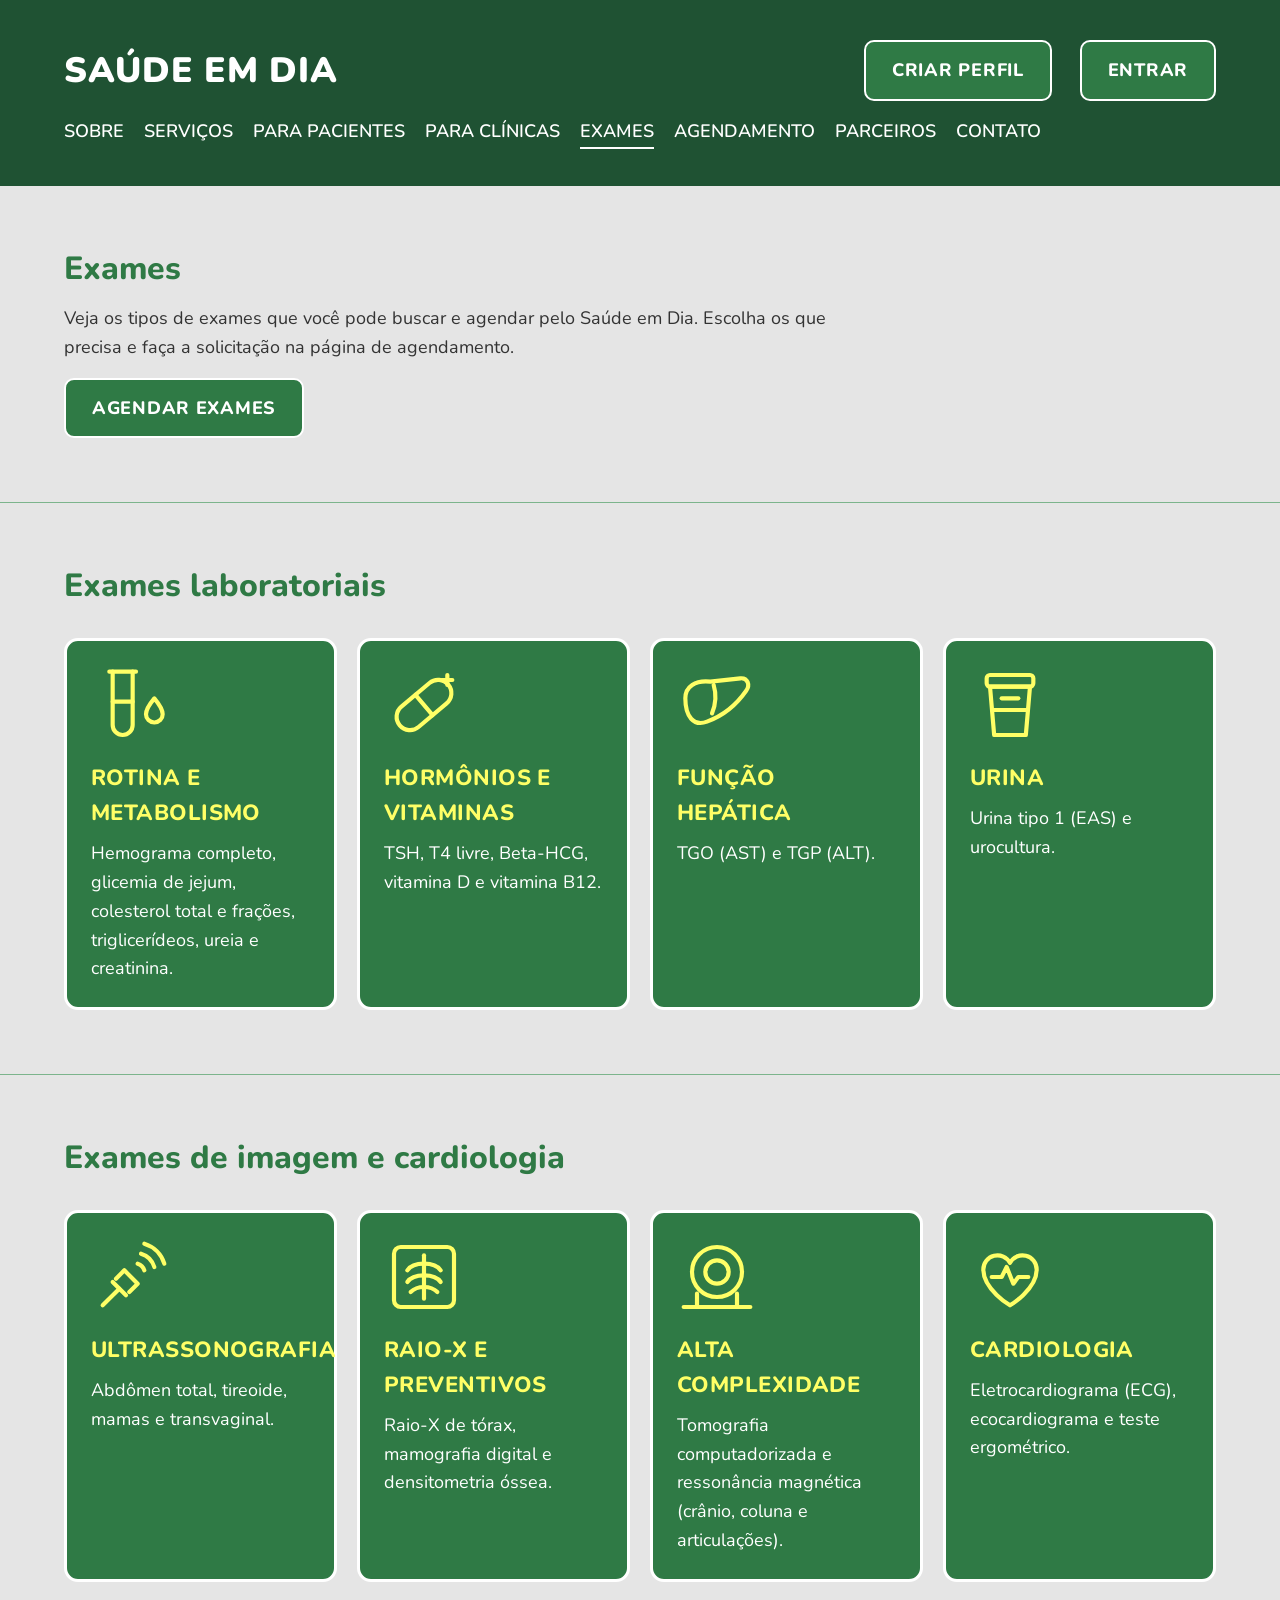
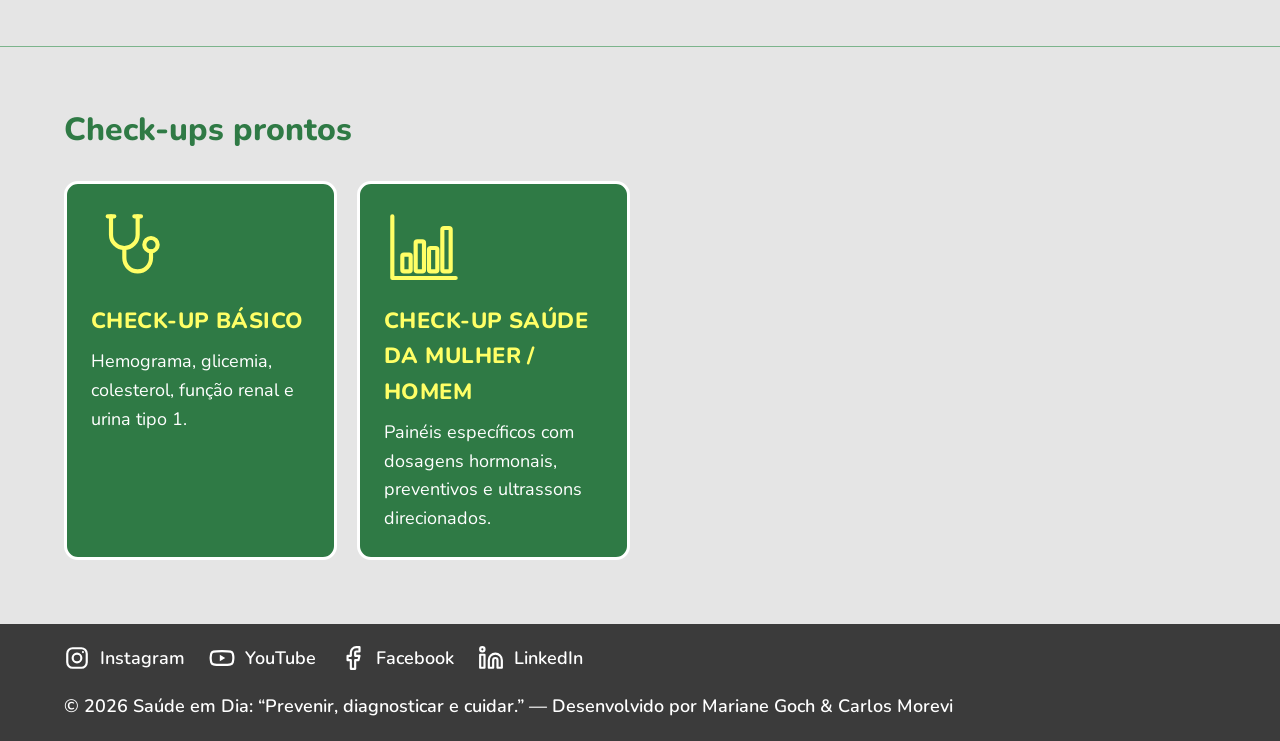
<file: exames.html>
<!DOCTYPE html>
<html lang="pt-BR">
<head>
  <meta charset="UTF-8">
  <meta name="viewport" content="width=device-width, initial-scale=1">
  <title>Saúde em Dia | Exames</title>
  <link rel="preconnect" href="https://fonts.googleapis.com">
  <link rel="preconnect" href="https://fonts.gstatic.com" crossorigin>
  <link href="https://fonts.googleapis.com/css2?family=Nunito:wght@400;600;800;900&display=swap" rel="stylesheet">
  <link rel="stylesheet" href="estilo.css?v=2">
  <script src="menu.js" defer></script>
</head>
<body>

<a class="pular" href="#conteudo">Pular para o conteúdo principal</a>

<header class="header">
  <a class="logo" href="index.html">SAÚDE EM DIA</a>

  <button type="button" class="btn btn-menu" aria-expanded="false" aria-controls="menu-principal">
    <svg class="icone-menu" viewBox="0 0 24 24" fill="none" stroke="currentColor" stroke-width="2.5" stroke-linecap="round" aria-hidden="true" focusable="false">
      <path class="traco-1" d="M4 7h16"/><path class="traco-2" d="M4 12h16"/><path class="traco-3" d="M4 17h16"/>
    </svg>
    MENU
  </button>

  <div class="menu-painel" id="menu-principal">
    <nav class="nav" aria-label="Navegação principal">
      <ul class="nav-links">
        <li><a href="sobre.html">Sobre</a></li>
        <li><a href="index.html#servicos">Serviços</a></li>
        <li><a href="sobre.html#pacientes">Para pacientes</a></li>
        <li><a href="sobre.html#clinicas">Para clínicas</a></li>
        <li><a href="exames.html" aria-current="page">Exames</a></li>
        <li><a href="agendamento.html">Agendamento</a></li>
        <li><a href="parceiros.html">Parceiros</a></li>
        <li><a href="contato.html">Contato</a></li>
      </ul>
    </nav>

    <div class="nav-actions">
      <a class="btn" href="contato.html#formulario">CRIAR PERFIL</a>
      <a class="btn" href="emconstrucao.html">ENTRAR</a>
    </div>
  </div>
</header>

<main class="main" id="conteudo">

  <section class="secao" id="exames">
    <h1>Exames</h1>
    <p class="texto-largo">Veja os tipos de exames que você pode buscar e agendar pelo Saúde em Dia. Escolha os que precisa e faça a solicitação na página de agendamento.</p>
    <p><a class="btn" href="agendamento.html">AGENDAR EXAMES</a></p>
  </section>

  <section class="secao" id="exames-laboratoriais" aria-labelledby="titulo-exames-laboratoriais">
    <h2 id="titulo-exames-laboratoriais">Exames laboratoriais</h2>
    <ul class="lista-cartoes">
      <li class="cartao">
        <svg class="cartao-icone" viewBox="0 0 48 48" width="80" height="80" fill="none" stroke="currentColor" stroke-width="2.5" stroke-linecap="round" stroke-linejoin="round" aria-hidden="true" focusable="false"><path d="M11 4h16"/><path d="M13 4v32a6 6 0 0 0 12 0V4"/><path d="M13 22h12"/><path d="M38 20s-5 6-5 9.5a5 5 0 0 0 10 0C43 26 38 20 38 20z"/></svg>
        <h3>Rotina e metabolismo</h3>
        <p>Hemograma completo, glicemia de jejum, colesterol total e frações, triglicerídeos, ureia e creatinina.</p>
      </li>
      <li class="cartao">
        <svg class="cartao-icone" viewBox="0 0 48 48" width="80" height="80" fill="none" stroke="currentColor" stroke-width="2.5" stroke-linecap="round" stroke-linejoin="round" aria-hidden="true" focusable="false"><g transform="rotate(-40 24 24)"><rect x="5" y="16" width="38" height="16" rx="8"/><path d="M24 16v16"/></g><path d="M38 6v6M35 9h6"/></svg>
        <h3>Hormônios e vitaminas</h3>
        <p>TSH, T4 livre, Beta-HCG, vitamina D e vitamina B12.</p>
      </li>
      <li class="cartao">
        <svg class="cartao-icone" viewBox="0 0 48 48" width="80" height="80" fill="none" stroke="currentColor" stroke-width="2.5" stroke-linecap="round" stroke-linejoin="round" aria-hidden="true" focusable="false"><path d="M5 20c0-7 6-11 15-10l18-2c4.5-.4 6 4 3.5 7.5C37 22 29 30 18 34 10 37 5 31 5 20z"/><path d="M22 12c1.5 5 1.5 11-1 17"/></svg>
        <h3>Função hepática</h3>
        <p>TGO (AST) e TGP (ALT).</p>
      </li>
      <li class="cartao">
        <svg class="cartao-icone" viewBox="0 0 48 48" width="80" height="80" fill="none" stroke="currentColor" stroke-width="2.5" stroke-linecap="round" stroke-linejoin="round" aria-hidden="true" focusable="false"><rect x="10" y="6" width="28" height="7" rx="2"/><path d="M12 13h24l-2.5 29h-19z"/><path d="M14 27h20"/><path d="M19 20h10"/></svg>
        <h3>Urina</h3>
        <p>Urina tipo 1 (EAS) e urocultura.</p>
      </li>
    </ul>
  </section>
  <section class="secao" id="exames-de-imagem-e-cardiologia" aria-labelledby="titulo-exames-de-imagem-e-cardiologia">
    <h2 id="titulo-exames-de-imagem-e-cardiologia">Exames de imagem e cardiologia</h2>
    <ul class="lista-cartoes">
      <li class="cartao">
        <svg class="cartao-icone" viewBox="0 0 48 48" width="80" height="80" fill="none" stroke="currentColor" stroke-width="2.5" stroke-linecap="round" stroke-linejoin="round" aria-hidden="true" focusable="false"><path d="M7 41l10-10"/><path d="M13 27l8 8"/><path d="M15 25l5-5 8 8-5 5"/><path d="M28 16a6 6 0 0 1 4 4"/><path d="M30 10a12 12 0 0 1 8 8"/><path d="M32 4a18 18 0 0 1 12 12"/></svg>
        <h3>Ultrassonografia</h3>
        <p>Abdômen total, tireoide, mamas e transvaginal.</p>
      </li>
      <li class="cartao">
        <svg class="cartao-icone" viewBox="0 0 48 48" width="80" height="80" fill="none" stroke="currentColor" stroke-width="2.5" stroke-linecap="round" stroke-linejoin="round" aria-hidden="true" focusable="false"><rect x="6" y="6" width="36" height="36" rx="4"/><path d="M24 11v26"/><path d="M24 16c-4 0-8 1-10 4M24 16c4 0 8 1 10 4"/><path d="M24 23c-4 0-8 1-10 4M24 23c4 0 8 1 10 4"/><path d="M24 30c-3 0-6 1-8 3M24 30c3 0 6 1 8 3"/></svg>
        <h3>Raio-X e preventivos</h3>
        <p>Raio-X de tórax, mamografia digital e densitometria óssea.</p>
      </li>
      <li class="cartao">
        <svg class="cartao-icone" viewBox="0 0 48 48" width="80" height="80" fill="none" stroke="currentColor" stroke-width="2.5" stroke-linecap="round" stroke-linejoin="round" aria-hidden="true" focusable="false"><circle cx="24" cy="21" r="15"/><circle cx="24" cy="21" r="7"/><path d="M4 42h40"/><path d="M12 34v8M36 34v8"/></svg>
        <h3>Alta complexidade</h3>
        <p>Tomografia computadorizada e ressonância magnética (crânio, coluna e articulações).</p>
      </li>
      <li class="cartao">
        <svg class="cartao-icone" viewBox="0 0 48 48" width="80" height="80" fill="none" stroke="currentColor" stroke-width="2.5" stroke-linecap="round" stroke-linejoin="round" aria-hidden="true" focusable="false"><path d="M24 41S8 31.5 8 19.5a8.5 8.5 0 0 1 16-4 8.5 8.5 0 0 1 16 4C40 31.5 24 41 24 41z"/><path d="M13 24h6l3-6 4 10 3-4h6"/></svg>
        <h3>Cardiologia</h3>
        <p>Eletrocardiograma (ECG), ecocardiograma e teste ergométrico.</p>
      </li>
    </ul>
  </section>
  <section class="secao" id="check-ups-prontos" aria-labelledby="titulo-check-ups-prontos">
    <h2 id="titulo-check-ups-prontos">Check-ups prontos</h2>
    <ul class="lista-cartoes">
      <li class="cartao">
        <svg class="cartao-icone" viewBox="0 0 48 48" width="80" height="80" fill="none" stroke="currentColor" stroke-width="2.5" stroke-linecap="round" stroke-linejoin="round" aria-hidden="true" focusable="false"><path d="M10 5h4M26 5h4"/><path d="M12 5v11a8 8 0 0 0 16 0V5"/><path d="M20 24v6a8 8 0 0 0 16 0v-4"/><circle cx="36" cy="22" r="4"/></svg>
        <h3>Check-up básico</h3>
        <p>Hemograma, glicemia, colesterol, função renal e urina tipo 1.</p>
      </li>
      <li class="cartao">
        <svg class="cartao-icone" viewBox="0 0 48 48" width="80" height="80" fill="none" stroke="currentColor" stroke-width="2.5" stroke-linecap="round" stroke-linejoin="round" aria-hidden="true" focusable="false"><path d="M5 5v37h38"/><rect x="11" y="28" width="5" height="10" rx="1"/><rect x="19" y="20" width="5" height="18" rx="1"/><rect x="27" y="24" width="5" height="14" rx="1"/><rect x="35" y="12" width="5" height="26" rx="1"/></svg>
        <h3>Check-up Saúde da Mulher / Homem</h3>
        <p>Painéis específicos com dosagens hormonais, preventivos e ultrassons direcionados.</p>
      </li>
    </ul>
  </section>

</main>

<footer class="footer">
  <ul class="social">
    <li>
      <a href="https://www.instagram.com/" aria-label="Instagram">
        <svg viewBox="0 0 24 24" fill="none" stroke="currentColor" stroke-width="2" stroke-linecap="round" stroke-linejoin="round" aria-hidden="true">
          <rect x="3" y="3" width="18" height="18" rx="5"/>
          <circle cx="12" cy="12" r="4"/>
          <circle cx="17.5" cy="6.5" r="1" fill="currentColor" stroke="none"/>
        </svg>
        <span>Instagram</span>
      </a>
    </li>
    <li>
      <a href="https://www.youtube.com/" aria-label="YouTube">
        <svg viewBox="0 0 24 24" fill="none" stroke="currentColor" stroke-width="2" stroke-linecap="round" stroke-linejoin="round" aria-hidden="true">
          <path d="M22 8.2a3 3 0 0 0-2.1-2.1C18 5.6 12 5.6 12 5.6s-6 0-7.9.5A3 3 0 0 0 2 8.2 31 31 0 0 0 1.5 12 31 31 0 0 0 2 15.8a3 3 0 0 0 2.1 2.1c1.9.5 7.9.5 7.9.5s6 0 7.9-.5a3 3 0 0 0 2.1-2.1c.4-1.9.5-3.8.5-3.8s0-1.9-.5-3.8Z"/>
          <path d="m10 15 5-3-5-3v6Z" fill="currentColor" stroke="none"/>
        </svg>
        <span>YouTube</span>
      </a>
    </li>
    <li>
      <a href="https://www.facebook.com/" aria-label="Facebook">
        <svg viewBox="0 0 24 24" fill="none" stroke="currentColor" stroke-width="2" stroke-linecap="round" stroke-linejoin="round" aria-hidden="true">
          <path d="M18 2h-3a5 5 0 0 0-5 5v3H7v4h3v8h4v-8h3l1-4h-4V7a1 1 0 0 1 1-1h3V2Z"/>
        </svg>
        <span>Facebook</span>
      </a>
    </li>
    <li>
      <a href="https://www.linkedin.com/" aria-label="LinkedIn">
        <svg viewBox="0 0 24 24" fill="none" stroke="currentColor" stroke-width="2" stroke-linecap="round" stroke-linejoin="round" aria-hidden="true">
          <path d="M16 8a6 6 0 0 1 6 6v7h-4v-7a2 2 0 0 0-4 0v7h-4v-7a6 6 0 0 1 6-6Z"/>
          <rect x="2" y="9" width="4" height="12"/>
          <circle cx="4" cy="4" r="2"/>
        </svg>
        <span>LinkedIn</span>
      </a>
    </li>
  </ul>

  <p class="creditos">© 2026 Saúde em Dia: “Prevenir, diagnosticar e cuidar.” — Desenvolvido por Mariane Goch &amp; Carlos Morevi</p>
</footer>

</body>
</html>
</file>
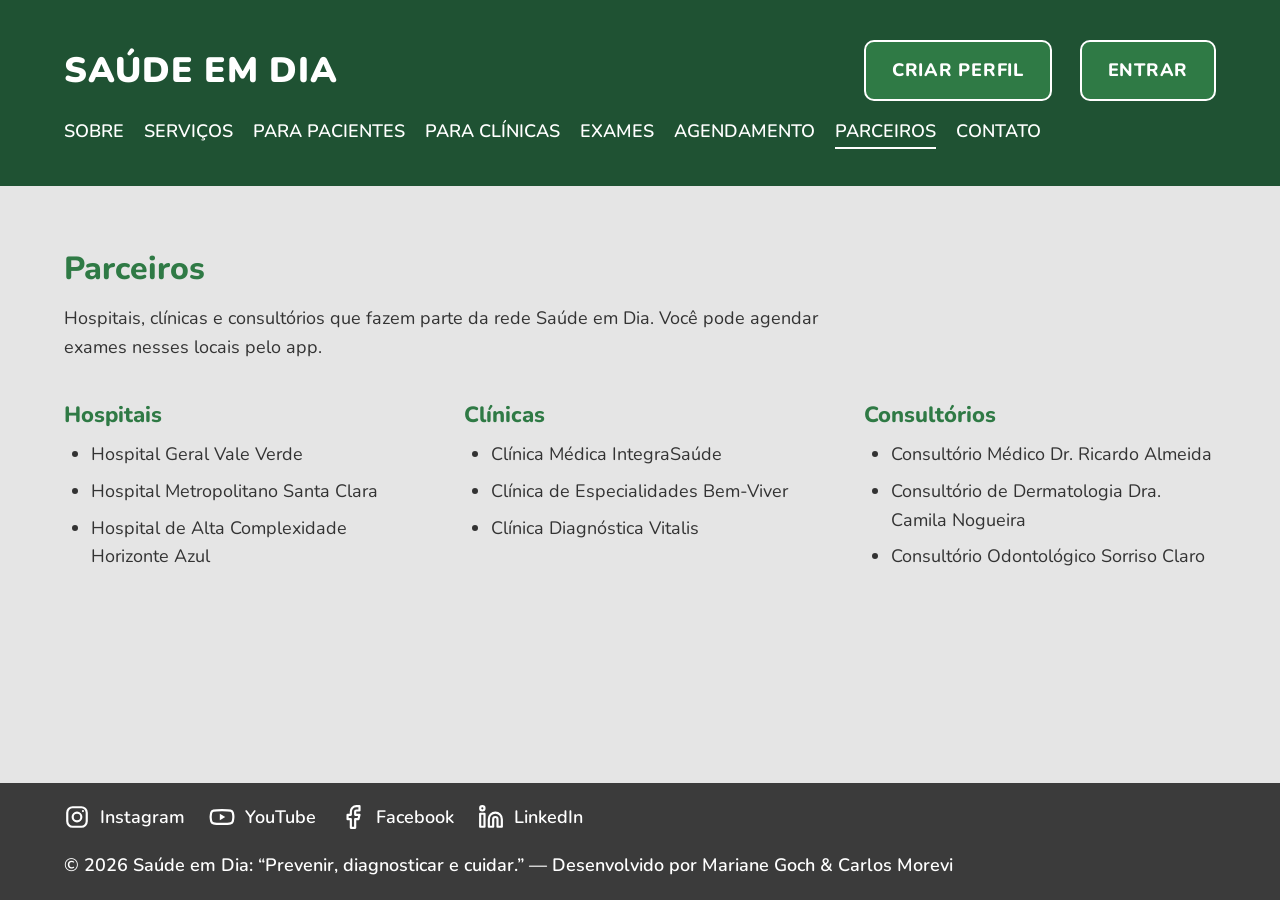
<file: parceiros.html>
<!DOCTYPE html>
<html lang="pt-BR">
<head>
  <meta charset="UTF-8">
  <meta name="viewport" content="width=device-width, initial-scale=1">
  <title>Saúde em Dia | Parceiros</title>
  <link rel="preconnect" href="https://fonts.googleapis.com">
  <link rel="preconnect" href="https://fonts.gstatic.com" crossorigin>
  <link href="https://fonts.googleapis.com/css2?family=Nunito:wght@400;600;800;900&display=swap" rel="stylesheet">
  <link rel="stylesheet" href="estilo.css?v=2">
  <script src="menu.js" defer></script>
</head>
<body>

<a class="pular" href="#conteudo">Pular para o conteúdo principal</a>

<header class="header">
  <a class="logo" href="index.html">SAÚDE EM DIA</a>

  <button type="button" class="btn btn-menu" aria-expanded="false" aria-controls="menu-principal">
    <svg class="icone-menu" viewBox="0 0 24 24" fill="none" stroke="currentColor" stroke-width="2.5" stroke-linecap="round" aria-hidden="true" focusable="false">
      <path class="traco-1" d="M4 7h16"/><path class="traco-2" d="M4 12h16"/><path class="traco-3" d="M4 17h16"/>
    </svg>
    MENU
  </button>

  <div class="menu-painel" id="menu-principal">
    <nav class="nav" aria-label="Navegação principal">
      <ul class="nav-links">
        <li><a href="sobre.html">Sobre</a></li>
        <li><a href="index.html#servicos">Serviços</a></li>
        <li><a href="sobre.html#pacientes">Para pacientes</a></li>
        <li><a href="sobre.html#clinicas">Para clínicas</a></li>
        <li><a href="exames.html">Exames</a></li>
        <li><a href="agendamento.html">Agendamento</a></li>
        <li><a href="parceiros.html" aria-current="page">Parceiros</a></li>
        <li><a href="contato.html">Contato</a></li>
      </ul>
    </nav>

    <div class="nav-actions">
      <a class="btn" href="contato.html#formulario">CRIAR PERFIL</a>
      <a class="btn" href="emconstrucao.html">ENTRAR</a>
    </div>
  </div>
</header>

<main class="main" id="conteudo">

  <section class="secao" id="parceiros">
    <h1>Parceiros</h1>
    <p class="texto-largo">Hospitais, clínicas e consultórios que fazem parte da rede Saúde em Dia. Você pode agendar exames nesses locais pelo app.</p>
    <div class="parceiros-colunas">
    <div class="grupo-parceiros" id="hospitais">
      <h2 class="subtitulo">Hospitais</h2>
      <ul class="lista-simples">
        <li>Hospital Geral Vale Verde</li>
        <li>Hospital Metropolitano Santa Clara</li>
        <li>Hospital de Alta Complexidade Horizonte Azul</li>
      </ul>
    </div>
    <div class="grupo-parceiros" id="clinicas">
      <h2 class="subtitulo">Clínicas</h2>
      <ul class="lista-simples">
        <li>Clínica Médica IntegraSaúde</li>
        <li>Clínica de Especialidades Bem-Viver</li>
        <li>Clínica Diagnóstica Vitalis</li>
      </ul>
    </div>
    <div class="grupo-parceiros" id="consultorios">
      <h2 class="subtitulo">Consultórios</h2>
      <ul class="lista-simples">
        <li>Consultório Médico Dr. Ricardo Almeida</li>
        <li>Consultório de Dermatologia Dra. Camila Nogueira</li>
        <li>Consultório Odontológico Sorriso Claro</li>
      </ul>
    </div>
    </div>
  </section>

</main>

<footer class="footer">
  <ul class="social">
    <li>
      <a href="https://www.instagram.com/" aria-label="Instagram">
        <svg viewBox="0 0 24 24" fill="none" stroke="currentColor" stroke-width="2" stroke-linecap="round" stroke-linejoin="round" aria-hidden="true">
          <rect x="3" y="3" width="18" height="18" rx="5"/>
          <circle cx="12" cy="12" r="4"/>
          <circle cx="17.5" cy="6.5" r="1" fill="currentColor" stroke="none"/>
        </svg>
        <span>Instagram</span>
      </a>
    </li>
    <li>
      <a href="https://www.youtube.com/" aria-label="YouTube">
        <svg viewBox="0 0 24 24" fill="none" stroke="currentColor" stroke-width="2" stroke-linecap="round" stroke-linejoin="round" aria-hidden="true">
          <path d="M22 8.2a3 3 0 0 0-2.1-2.1C18 5.6 12 5.6 12 5.6s-6 0-7.9.5A3 3 0 0 0 2 8.2 31 31 0 0 0 1.5 12 31 31 0 0 0 2 15.8a3 3 0 0 0 2.1 2.1c1.9.5 7.9.5 7.9.5s6 0 7.9-.5a3 3 0 0 0 2.1-2.1c.4-1.9.5-3.8.5-3.8s0-1.9-.5-3.8Z"/>
          <path d="m10 15 5-3-5-3v6Z" fill="currentColor" stroke="none"/>
        </svg>
        <span>YouTube</span>
      </a>
    </li>
    <li>
      <a href="https://www.facebook.com/" aria-label="Facebook">
        <svg viewBox="0 0 24 24" fill="none" stroke="currentColor" stroke-width="2" stroke-linecap="round" stroke-linejoin="round" aria-hidden="true">
          <path d="M18 2h-3a5 5 0 0 0-5 5v3H7v4h3v8h4v-8h3l1-4h-4V7a1 1 0 0 1 1-1h3V2Z"/>
        </svg>
        <span>Facebook</span>
      </a>
    </li>
    <li>
      <a href="https://www.linkedin.com/" aria-label="LinkedIn">
        <svg viewBox="0 0 24 24" fill="none" stroke="currentColor" stroke-width="2" stroke-linecap="round" stroke-linejoin="round" aria-hidden="true">
          <path d="M16 8a6 6 0 0 1 6 6v7h-4v-7a2 2 0 0 0-4 0v7h-4v-7a6 6 0 0 1 6-6Z"/>
          <rect x="2" y="9" width="4" height="12"/>
          <circle cx="4" cy="4" r="2"/>
        </svg>
        <span>LinkedIn</span>
      </a>
    </li>
  </ul>

  <p class="creditos">© 2026 Saúde em Dia: “Prevenir, diagnosticar e cuidar.” — Desenvolvido por Mariane Goch &amp; Carlos Morevi</p>
</footer>

</body>
</html>
</file>
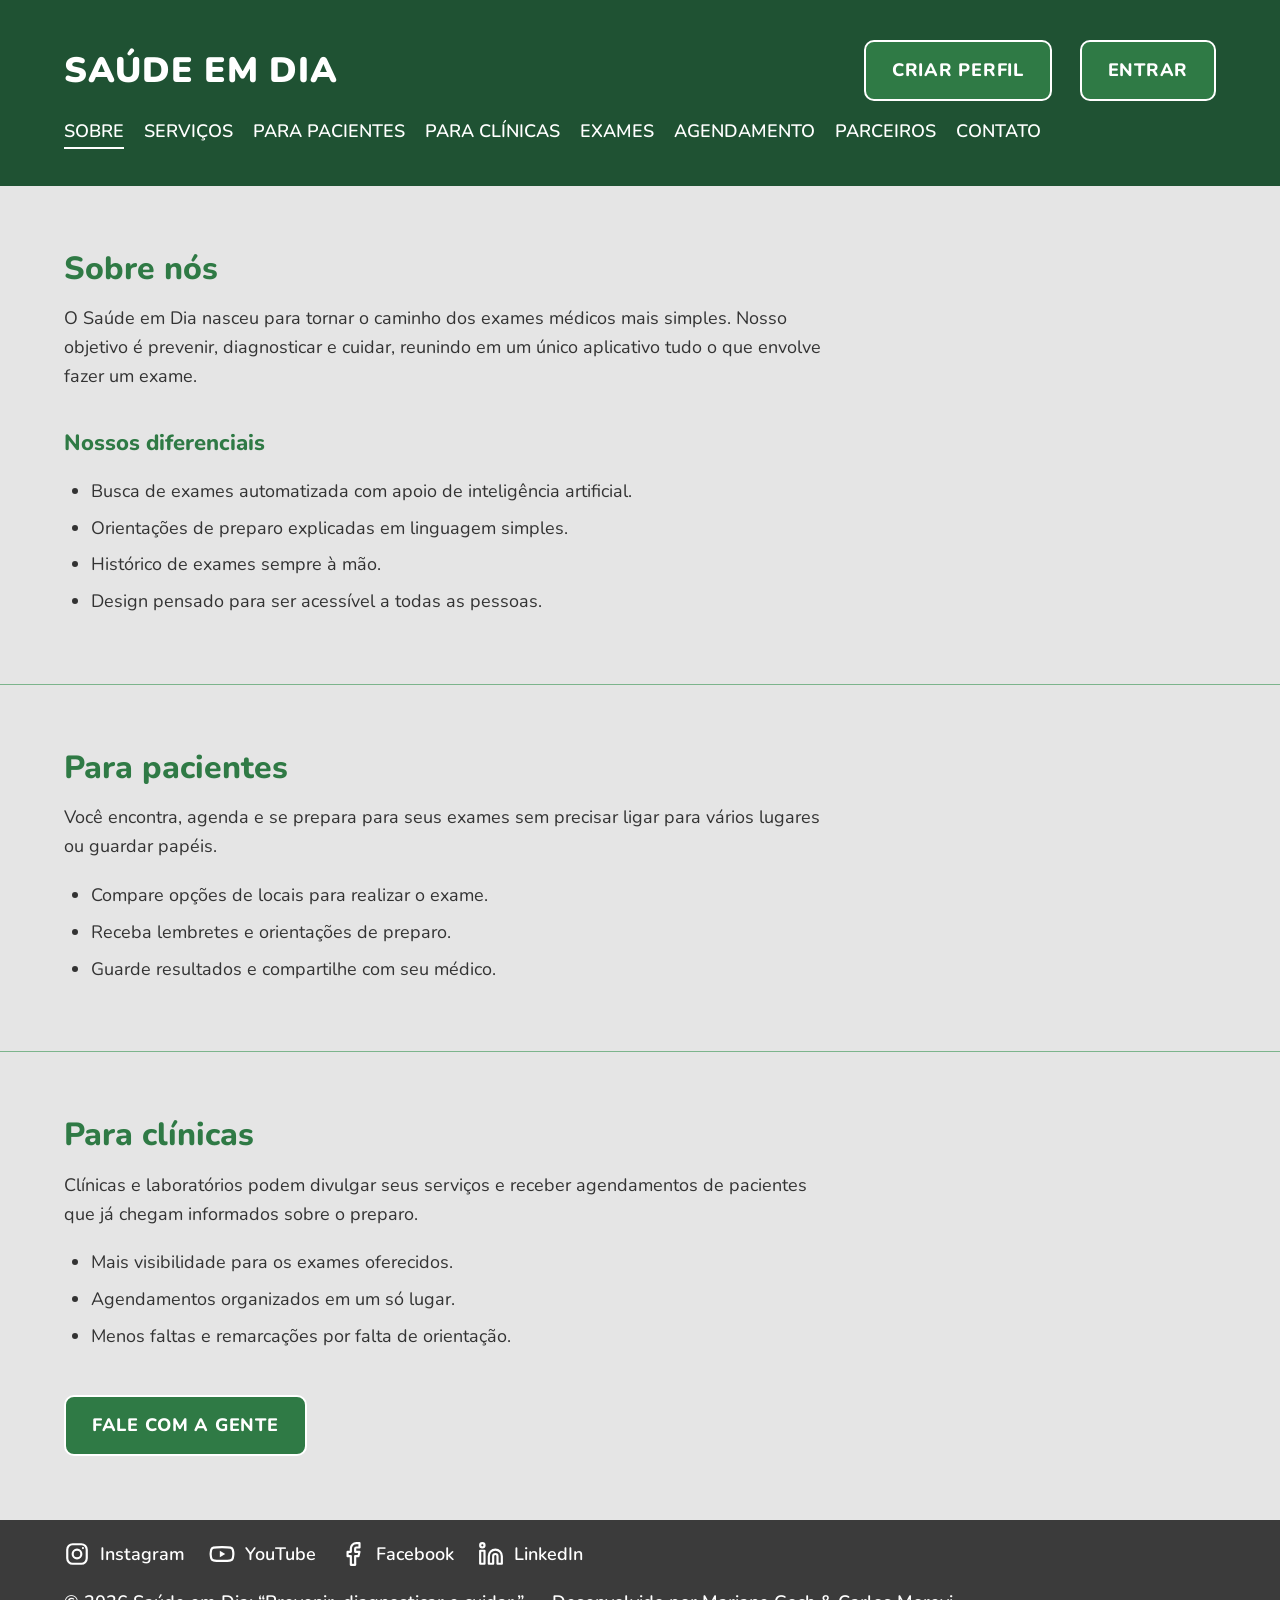
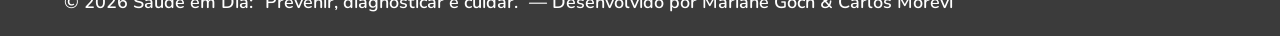
<file: sobre.html>
<!DOCTYPE html>
<html lang="pt-BR">
<head>
  <meta charset="UTF-8">
  <meta name="viewport" content="width=device-width, initial-scale=1">
  <title>Saúde em Dia | Sobre nós</title>
  <link rel="preconnect" href="https://fonts.googleapis.com">
  <link rel="preconnect" href="https://fonts.gstatic.com" crossorigin>
  <link href="https://fonts.googleapis.com/css2?family=Nunito:wght@400;600;800;900&display=swap" rel="stylesheet">
  <link rel="stylesheet" href="estilo.css?v=2">
  <script src="menu.js" defer></script>
</head>
<body>

<a class="pular" href="#conteudo">Pular para o conteúdo principal</a>

<header class="header">
  <a class="logo" href="index.html">SAÚDE EM DIA</a>

  <button type="button" class="btn btn-menu" aria-expanded="false" aria-controls="menu-principal">
    <svg class="icone-menu" viewBox="0 0 24 24" fill="none" stroke="currentColor" stroke-width="2.5" stroke-linecap="round" aria-hidden="true" focusable="false">
      <path class="traco-1" d="M4 7h16"/><path class="traco-2" d="M4 12h16"/><path class="traco-3" d="M4 17h16"/>
    </svg>
    MENU
  </button>

  <div class="menu-painel" id="menu-principal">
    <nav class="nav" aria-label="Navegação principal">
      <ul class="nav-links">
        <li><a href="sobre.html" aria-current="page">Sobre</a></li>
        <li><a href="index.html#servicos">Serviços</a></li>
        <li><a href="sobre.html#pacientes">Para pacientes</a></li>
        <li><a href="sobre.html#clinicas">Para clínicas</a></li>
        <li><a href="exames.html">Exames</a></li>
        <li><a href="agendamento.html">Agendamento</a></li>
        <li><a href="parceiros.html">Parceiros</a></li>
        <li><a href="contato.html">Contato</a></li>
      </ul>
    </nav>

    <div class="nav-actions">
      <a class="btn" href="contato.html#formulario">CRIAR PERFIL</a>
      <a class="btn" href="emconstrucao.html">ENTRAR</a>
    </div>
  </div>
</header>

<main class="main" id="conteudo">

  <section class="secao" id="sobre">
    <h1>Sobre nós</h1>
    <p class="texto-largo">O Saúde em Dia nasceu para tornar o caminho dos exames médicos mais simples. Nosso objetivo é prevenir, diagnosticar e cuidar, reunindo em um único aplicativo tudo o que envolve fazer um exame.</p>
    <h2 class="subtitulo">Nossos diferenciais</h2>
    <ul class="lista-simples">
      <li>Busca de exames automatizada com apoio de inteligência artificial.</li>
      <li>Orientações de preparo explicadas em linguagem simples.</li>
      <li>Histórico de exames sempre à mão.</li>
      <li>Design pensado para ser acessível a todas as pessoas.</li>
    </ul>
  </section>

  <section class="secao" id="pacientes">
    <h2>Para pacientes</h2>
    <p class="texto-largo">Você encontra, agenda e se prepara para seus exames sem precisar ligar para vários lugares ou guardar papéis.</p>
    <ul class="lista-simples">
      <li>Compare opções de locais para realizar o exame.</li>
      <li>Receba lembretes e orientações de preparo.</li>
      <li>Guarde resultados e compartilhe com seu médico.</li>
    </ul>
  </section>

  <section class="secao" id="clinicas">
    <h2>Para clínicas</h2>
    <p class="texto-largo">Clínicas e laboratórios podem divulgar seus serviços e receber agendamentos de pacientes que já chegam informados sobre o preparo.</p>
    <ul class="lista-simples">
      <li>Mais visibilidade para os exames oferecidos.</li>
      <li>Agendamentos organizados em um só lugar.</li>
      <li>Menos faltas e remarcações por falta de orientação.</li>
    </ul>
    <div class="acoes">
      <a class="btn" href="contato.html#formulario">FALE COM A GENTE</a>
    </div>
  </section>

</main>

<footer class="footer">
  <ul class="social">
    <li>
      <a href="https://www.instagram.com/" aria-label="Instagram">
        <svg viewBox="0 0 24 24" fill="none" stroke="currentColor" stroke-width="2" stroke-linecap="round" stroke-linejoin="round" aria-hidden="true">
          <rect x="3" y="3" width="18" height="18" rx="5"/>
          <circle cx="12" cy="12" r="4"/>
          <circle cx="17.5" cy="6.5" r="1" fill="currentColor" stroke="none"/>
        </svg>
        <span>Instagram</span>
      </a>
    </li>
    <li>
      <a href="https://www.youtube.com/" aria-label="YouTube">
        <svg viewBox="0 0 24 24" fill="none" stroke="currentColor" stroke-width="2" stroke-linecap="round" stroke-linejoin="round" aria-hidden="true">
          <path d="M22 8.2a3 3 0 0 0-2.1-2.1C18 5.6 12 5.6 12 5.6s-6 0-7.9.5A3 3 0 0 0 2 8.2 31 31 0 0 0 1.5 12 31 31 0 0 0 2 15.8a3 3 0 0 0 2.1 2.1c1.9.5 7.9.5 7.9.5s6 0 7.9-.5a3 3 0 0 0 2.1-2.1c.4-1.9.5-3.8.5-3.8s0-1.9-.5-3.8Z"/>
          <path d="m10 15 5-3-5-3v6Z" fill="currentColor" stroke="none"/>
        </svg>
        <span>YouTube</span>
      </a>
    </li>
    <li>
      <a href="https://www.facebook.com/" aria-label="Facebook">
        <svg viewBox="0 0 24 24" fill="none" stroke="currentColor" stroke-width="2" stroke-linecap="round" stroke-linejoin="round" aria-hidden="true">
          <path d="M18 2h-3a5 5 0 0 0-5 5v3H7v4h3v8h4v-8h3l1-4h-4V7a1 1 0 0 1 1-1h3V2Z"/>
        </svg>
        <span>Facebook</span>
      </a>
    </li>
    <li>
      <a href="https://www.linkedin.com/" aria-label="LinkedIn">
        <svg viewBox="0 0 24 24" fill="none" stroke="currentColor" stroke-width="2" stroke-linecap="round" stroke-linejoin="round" aria-hidden="true">
          <path d="M16 8a6 6 0 0 1 6 6v7h-4v-7a2 2 0 0 0-4 0v7h-4v-7a6 6 0 0 1 6-6Z"/>
          <rect x="2" y="9" width="4" height="12"/>
          <circle cx="4" cy="4" r="2"/>
        </svg>
        <span>LinkedIn</span>
      </a>
    </li>
  </ul>

  <p class="creditos">© 2026 Saúde em Dia: “Prevenir, diagnosticar e cuidar.” — Desenvolvido por Mariane Goch &amp; Carlos Morevi</p>
</footer>

</body>
</html>
</file>
<file: estilo.css>
/* =====================================================================
   SAÚDE EM DIA — estilo.css

   Tive que montar esse índice, de forma bem didática, pra gente não se perder
   1. PAINEL DE CORES (também serve de identidade visual para a nossa marca)
   2. Base
   3. Cabeçalho e menu
   4. Botões
   5. Seções e textos
   6. Destaque da página inicial (hero)
   7. Caixas de destaque (cartões) e listas
   8. Formulários
   9. Rodapé
   10. Telas menores

   Também tem vários ícones em SVG
   ===================================================================== */


/* =====================================================================
   1. PAINEL DE CORES
   Todas as cores do site estão aqui. Mude o valor da variável e a cor
   muda em todas as páginas de uma vez.
   ===================================================================== */
:root {
  /* --- Página --------------------------------------------------------- */
  --cor-fundo:              #e5e5e5;  /* fundo de todas as páginas */
  --cor-texto:              #333333;  /* texto de corpo (parágrafos, listas, dicas) */
  --cor-titulo:             #2f7a45;  /* títulos h1, h2, h3 e rótulos de formulário */
  --cor-texto-destaque:     #1F5233;  /* palavras em destaque sobre o fundo claro
                                         (subtítulos do agendamento, aviso "em construção",
                                         frase do destaque no celular) */
  --cor-linha:              #7cb48c;  /* linhas que separam as seções */

  /* --- Cabeçalho ------------------------------------------------------ */
  --cor-header-fundo:       #1F5233;
  --cor-header-texto:       #FFFFFF;

  /* --- Botões --------------------------------------------------------- */
  --cor-botao-fundo:        #2F7A45;
  --cor-botao-texto:        #FFFFFF;

  /* --- Caixas de destaque (cartões verdes) ---------------------------- */
  --cor-caixa-fundo:        #2F7A45;
  --cor-caixa-borda:        #FFFFFF;
  --cor-caixa-texto:        #FFFFFF;  /* texto dentro das caixas */
  --cor-caixa-titulo:       #ffff66;  /* títulos e ícones dentro das caixas */

  /* --- Destaque da página inicial (texto sobre a imagem) -------------- */
  --cor-hero-texto:         #FFFFFF;  /* "Uma plataforma que reúne" / "em um só lugar." */
  --cor-hero-destaque:      #ffff66;  /* BUSCA, AGENDAMENTO, PREPARO... */

  /* --- Formulários ---------------------------------------------------- */
  --cor-campo-fundo:        #FFFFFF;
  --cor-campo-texto:        #333333;
  --cor-campo-borda:        #7cb48c;
  --cor-marcacao:           #2F7A45;  /* checkbox e botão de opção marcados */
  --cor-resumo-fundo:       #afdd87;

  /* --- Rodapé --------------------------------------------------------- */
  --cor-footer-fundo:       #3b3b3b;
  --cor-footer-texto:       #FFFFFF;

  /* --- Foco do teclado ------------------------------------------------ */
  --cor-foco:               #0064eb;  /* contorno de foco sobre o fundo claro */
  --cor-foco-escuro:        #FFFFFF;  /* contorno de foco no cabeçalho e no rodapé */

  /* --- Medidas -------------------------------------------------------- */
  --margem: clamp(32px, 5vw, 80px);
  --fonte: "Nunito", "Varela Round", ui-rounded, "SF Pro Rounded", system-ui, sans-serif;
}


/* =====================================================================
   2. BASE
   ===================================================================== */
* { box-sizing: border-box; margin: 0; padding: 0; }

html, body { height: 100%; }

body {
  display: flex;
  flex-direction: column;
  min-height: 100vh;
  font-family: var(--fonte);
  font-size: 1.125rem;  /* 18px */
  line-height: 1.6;
  background: var(--cor-fundo);
  color: var(--cor-texto);
}

a { color: inherit; text-decoration: none; }
ul, ol { list-style: none; }
[hidden] { display: none !important; }

/* Foco visível só na navegação por teclado */
:focus-visible {
  outline: 3px solid var(--cor-foco);
  outline-offset: 3px;
  border-radius: 6px;
}
.header, .footer { --cor-foco: var(--cor-foco-escuro); }

/* Texto lido apenas por leitores de tela */
.sr-only {
  position: absolute;
  width: 1px;
  height: 1px;
  margin: -1px;
  overflow: hidden;
  clip: rect(0, 0, 0, 0);
  white-space: nowrap;
}

/* Link "Pular para o conteúdo principal" */
.pular {
  position: absolute;
  left: -9999px;
  top: 8px;
  z-index: 10;
  padding: 12px 20px;
  background: var(--cor-foco-escuro);
  color: #000;
  font-weight: 800;
  border-radius: 8px;
}
.pular:focus { left: 8px; }


/* =====================================================================
   3. CABEÇALHO E MENU
   ===================================================================== */
.header {
  display: flex;
  flex-wrap: wrap;
  align-items: center;
  justify-content: space-between;
  gap: 16px 24px;
  padding: 40px var(--margem);
  background: var(--cor-header-fundo);
  color: var(--cor-header-texto);
}

.logo {
  font-weight: 900;
  font-size: clamp(1.6rem, 4vw, 2.2rem);
  line-height: 1.2;
  letter-spacing: 0.02em;
}

/* No desktop o painel não altera o layout; no celular vira o menu recolhível */
.menu-painel { display: contents; }

.nav-links {
  display: flex;
  flex-wrap: wrap;
  gap: 8px 20px;
}

.nav-links a {
  padding: 4px 0;
  border-bottom: 2px solid transparent;
  font-weight: 600;
  text-transform: uppercase;
  transition: border-color 0.2s;
}
.nav-links a:hover,
.nav-links a[aria-current="page"] { border-bottom-color: var(--cor-header-texto); }

.nav-actions {
  display: flex;
  flex-wrap: wrap;
  gap: 12px 28px;
}

/* Botão MENU (aparece só no celular, com JavaScript ativo) */
.header .btn-menu {
  display: none;
  align-items: center;
  gap: 10px;
  padding: 10px 14px;
}
.icone-menu { width: 24px; height: 24px; }
.icone-menu path {
  transition: transform 0.2s, opacity 0.2s;
  transform-box: view-box;
  transform-origin: 12px 12px;
}
.menu-aberto .traco-1 { transform: rotate(45deg) translateY(5px); }
.menu-aberto .traco-2 { opacity: 0; }
.menu-aberto .traco-3 { transform: rotate(-45deg) translateY(-5px); }


/* =====================================================================
   4. BOTÕES
   ===================================================================== */
.btn {
  display: inline-block;
  padding: 14px 26px;
  background: var(--cor-botao-fundo);
  color: var(--cor-botao-texto);
  border: 2px solid var(--cor-botao-texto);
  border-radius: 10px;
  font: 800 1.125rem/1.6 var(--fonte);
  letter-spacing: 0.04em;
  cursor: pointer;
  transition: filter 0.2s;
}
.btn:hover { filter: brightness(1.2); }

/* Botão secundário (ex.: LIMPAR FILTRO) */
.btn-secundario {
  padding: 10px 18px;
  font-size: 1rem;
  background: transparent;
  color: var(--cor-texto);
  border-color: var(--cor-texto);
}

/* Grupo de botões no fim de uma seção */
.acoes {
  display: flex;
  flex-wrap: wrap;
  gap: 16px 20px;
  margin-top: 40px;
}


/* =====================================================================
   5. SEÇÕES E TEXTOS
   ===================================================================== */
.main { flex: 1; }

.secao {
  padding: 64px var(--margem);
  border-bottom: 1px solid var(--cor-linha);
}
.secao:last-child { border-bottom: none; }

.secao h1,
.secao h2 {
  margin-bottom: 16px;
  color: var(--cor-titulo);
  font-size: 2rem;
  font-weight: 800;
  line-height: 1.2;
}

.secao h3,
.secao .subtitulo {
  margin-bottom: 8px;
  color: var(--cor-titulo);
  font-size: 1.375rem;
  font-weight: 800;
}

.secao p + p,
.secao p + ul,
.secao p + ol { margin-top: 16px; }
.secao p + .subtitulo { margin-top: 40px; }

.texto-largo { max-width: 70ch; }
.texto-medio { max-width: 100ch; }

/* Página "Em construção" */
.aviso { padding-block: 120px; }
.aviso-titulo.aviso-titulo {
  max-width: 20ch;
  margin-bottom: 20px;
  color: var(--cor-texto-destaque);
  font-size: clamp(2rem, 4vw, 2.75rem);
  font-weight: 900;
}
.aviso-texto {
  max-width: 40ch;
  font-size: clamp(1.25rem, 2.5vw, 1.5rem);
}


/* =====================================================================
   6. DESTAQUE DA PÁGINA INICIAL (HERO)
   Imagem e texto ocupam a mesma célula do grid: a imagem mantém sempre a
   proporção original (largura 100%, altura automática) e nunca é cortada.
   ===================================================================== */
.secao.hero {
  display: grid;
  padding: 0;
  border-bottom: none;
}

.hero-imagem {
  grid-area: 1 / 1;
  align-self: start;
  display: block;
  width: 100%;
  height: auto;
}

.hero-conteudo {
  grid-area: 1 / 1;
  align-self: center;
  position: relative;
  padding: 32px var(--margem);
  /* sombra suave atrás das letras: leitura garantida sobre a imagem */
  text-shadow: 0 2px 12px rgba(0, 0, 0, 0.9), 0 0 3px rgba(0, 0, 0, 0.9);
}

.temp-text {
  max-width: 22ch;
  color: var(--cor-hero-texto);
  font-size: clamp(1.5rem, 5.5vw, 2.5rem);
  line-height: 1.2;
}

.secao .hero-text {
  max-width: 22ch;
  margin: 6px 0;
  color: var(--cor-hero-destaque);
  font-size: clamp(2rem, 4vw, 2.75rem);
  font-weight: 900;
  line-height: 1.2;
}


/* =====================================================================
   7. CAIXAS DE DESTAQUE (CARTÕES) E LISTAS
   ===================================================================== */
.lista-cartoes {
  --colunas: 4;  /* máximo de caixas por linha */
  --espaco: 20px;  /* espaço entre as caixas */
  display: grid;
  grid-template-columns: repeat(auto-fill,
    minmax(max(240px, calc((100% - (var(--colunas) - 1) * var(--espaco)) / var(--colunas))), 1fr));
  gap: var(--espaco);
  margin-top: 32px;
}
#servicos .lista-cartoes { --colunas: 5; }  /* página inicial: 5 caixas na linha */

.cartao {
  padding: 24px;
  background: var(--cor-caixa-fundo);
  border: 3px solid var(--cor-caixa-borda);
  border-radius: 14px;
  color: var(--cor-caixa-texto);
}

.secao .cartao h3 {
  color: var(--cor-caixa-titulo);
  text-transform: uppercase;
  letter-spacing: 0.02em;
}

.cartao-icone {
  display: block;
  width: 80px;
  height: 80px;
  margin-bottom: 16px;
  color: var(--cor-caixa-titulo);
}

/* Lista com marcadores */
.lista-simples {
  margin-top: 16px;
  padding-left: 1.5em;
  list-style: disc;
}
.lista-simples li { padding: 4px 0; }

/* "Como funciona": imagem à esquerda, passos numerados à direita */
.como-funciona {
  display: grid;
  grid-template-columns: minmax(0, 420px) minmax(0, 1fr);
  align-items: center;
  gap: 32px 56px;
  margin-top: 32px;
}

.foto-destaque {
  display: block;
  width: 100%;
  max-width: 420px;
  height: auto;
  border-radius: 14px;
}

.passos-destaque {
  display: flex;
  flex-direction: column;
  gap: 20px;
  counter-reset: passo;
}

.passos-destaque li {
  display: flex;
  align-items: center;
  gap: 20px;
  color: var(--cor-titulo);
  font-size: clamp(1.25rem, 2.2vw, 1.5rem);
  font-weight: 600;
  line-height: 1.35;
  counter-increment: passo;
}

.passos-destaque li::before {
  content: counter(passo);
  flex-shrink: 0;
  display: grid;
  place-items: center;
  width: 56px;
  height: 56px;
  border-radius: 50%;
  background: var(--cor-caixa-fundo);
  border: 2px solid var(--cor-caixa-borda);
  color: var(--cor-caixa-titulo);
  font-size: 1.75rem;
  font-weight: 900;
  line-height: 1;
}

/* Parceiros: listas em colunas */
.parceiros-colunas {
  display: grid;
  grid-template-columns: repeat(auto-fit, minmax(280px, 1fr));
  gap: 32px 48px;
  margin-top: 40px;
}
.grupo-parceiros .lista-simples { margin-top: 8px; }


/* =====================================================================
   8. FORMULÁRIOS
   ===================================================================== */
.formulario {
  display: flex;
  flex-direction: column;
  gap: 28px;
  max-width: 640px;
  margin-top: 32px;
}
.formulario-largo { max-width: 900px; }

.campo label,
.formulario legend {
  display: block;
  margin-bottom: 8px;
  color: var(--cor-titulo);
  font-weight: 800;
}
.formulario legend { margin-bottom: 0; padding: 0 8px; }

.formulario input:is([type="text"], [type="email"], [type="tel"], [type="search"], [type="date"]),
.formulario textarea {
  width: 100%;
  padding: 12px 14px;
  background: var(--cor-campo-fundo);
  color: var(--cor-campo-texto);
  border: 1px solid var(--cor-campo-borda);
  border-radius: 10px;
  font: inherit;
}
.formulario textarea { min-height: 140px; resize: vertical; }
.formulario input[type="date"] { max-width: 260px; }

.dica { margin-top: 6px; font-size: 0.875rem; }

.formulario fieldset {
  padding: 16px 20px 20px;
  border: 2px solid var(--cor-campo-borda);
  border-radius: 12px;
}

.opcao {
  display: flex;
  align-items: center;
  gap: 12px;
  padding: 6px 0;
}
.opcao label { font-weight: 600; }
.opcao input {
  flex-shrink: 0;
  width: 1.4rem;
  height: 1.4rem;
  accent-color: var(--cor-marcacao);
}

.formulario .btn { align-self: flex-start; }

/* Agendamento: filtro e lista de exames */
.filtro-linha {
  display: flex;
  flex-wrap: wrap;
  align-items: center;
  gap: 12px;
}
.filtro-linha input[type="search"] { flex: 1 1 260px; }

.resumo-selecao {
  margin-top: 16px;
  padding: 14px 18px;
  border-left: 4px solid var(--cor-marcacao);
  border-radius: 0 10px 10px 0;
  background: var(--cor-resumo-fundo);
}

#lista-exames .dica { margin: 0 0 8px; }
.grupo-exames + .grupo-exames { margin-top: 20px; }
.subgrupo + .subgrupo { margin-top: 20px; }

.subgrupo-titulo {
  margin: 8px 0 4px;
  color: var(--cor-texto-destaque);
  font-weight: 800;
  text-transform: uppercase;
  letter-spacing: 0.02em;
}

.opcoes-colunas {
  display: grid;
  grid-template-columns: repeat(auto-fill, minmax(260px, 1fr));
  gap: 0 24px;
}

.sem-resultado { font-weight: 600; }

/* Agendamento: indicador de etapa, revisão e confirmação */
.etapa {
  margin-bottom: 8px;
  color: var(--cor-texto-destaque);
  font-weight: 800;
  text-transform: uppercase;
  letter-spacing: 0.04em;
}

.revisao {
  max-width: 900px;
  margin-top: 32px;
  padding: 28px;
  background: var(--cor-campo-fundo);
  border: 2px solid var(--cor-campo-borda);
  border-radius: 14px;
}
.revisao h2:focus { outline: none; }
.revisao .btn-secundario { padding: 14px 26px; font-size: 1.125rem; }  /* mesmo tamanho do botão principal */

.revisao-dados {
  display: grid;
  grid-template-columns: max-content 1fr;
  gap: 10px 32px;
  margin: 24px 0 32px;
}
.revisao-dados dt { color: var(--cor-titulo); font-weight: 800; }
.revisao-dados dd { white-space: pre-line; overflow-wrap: anywhere; }


/* =====================================================================
   9. RODAPÉ
   ===================================================================== */
.footer {
  display: flex;
  flex-wrap: wrap;
  align-items: center;
  justify-content: space-between;
  gap: 12px 24px;
  padding: 20px var(--margem);
  background: var(--cor-footer-fundo);
  color: var(--cor-footer-texto);
}

.social {
  display: flex;
  flex-wrap: wrap;
  gap: 12px 24px;
}
.social a {
  display: inline-flex;
  align-items: center;
  gap: 10px;
  font-weight: 600;
  transition: opacity 0.2s;
}
.social a:hover { opacity: 0.8; }
.social svg { flex-shrink: 0; width: 26px; height: 26px; }

.creditos { font-weight: 600; text-align: right; }


/* =====================================================================
   10. TELAS MENORES
   ===================================================================== */

/* Até 1500px: menu em linha própria, abaixo do logo e dos botões */
@media (max-width: 1500px) {
  .nav { order: 3; flex-basis: 100%; }
}

/* Até 1023px: imagem do destaque em cima e texto embaixo, sobre o fundo claro */
@media (max-width: 1023px) {
  .secao.hero { display: block; }
  .hero-conteudo { padding: 40px var(--margem) 56px; text-shadow: none; }
  .temp-text { color: var(--cor-texto); }
  .secao .hero-text { color: var(--cor-texto-destaque); }
}

/* Até 900px: "Como funciona" em uma coluna */
@media (max-width: 900px) {
  .como-funciona { grid-template-columns: 1fr; }
}

/* Até 720px: celular */
@media (max-width: 720px) {
  .header { padding: 16px 20px; column-gap: 12px; }
  .secao { padding: 40px 20px; }
  .aviso { padding-block: 56px; }
  .hero-conteudo { padding: 32px 20px 40px; }
  .footer { padding: 24px 20px; }
  .creditos { text-align: left; }
  .revisao { padding: 20px; }
  .revisao-dados { grid-template-columns: 1fr; gap: 2px; }
  .revisao-dados dd { margin-bottom: 12px; }

  /* Menu recolhível */
  .header.menu-recolhivel .btn-menu { display: inline-flex; }
  .menu-recolhivel .menu-painel { display: none; flex-basis: 100%; }
  .menu-recolhivel.menu-aberto .menu-painel { display: block; }
  .menu-recolhivel .nav-links { flex-direction: column; gap: 0; }
  .menu-recolhivel .nav-links a {
    display: block;
    padding: 12px 0;
    border-bottom: 1px solid rgba(255, 255, 255, 0.25);
  }
  .menu-recolhivel .nav-links a[aria-current="page"] {
    border-bottom: 3px solid var(--cor-header-texto);
  }
  .menu-recolhivel .nav-actions { margin: 20px 0 4px; }
}

@media (prefers-reduced-motion: reduce) {
  * { transition: none !important; }
}
</file>
